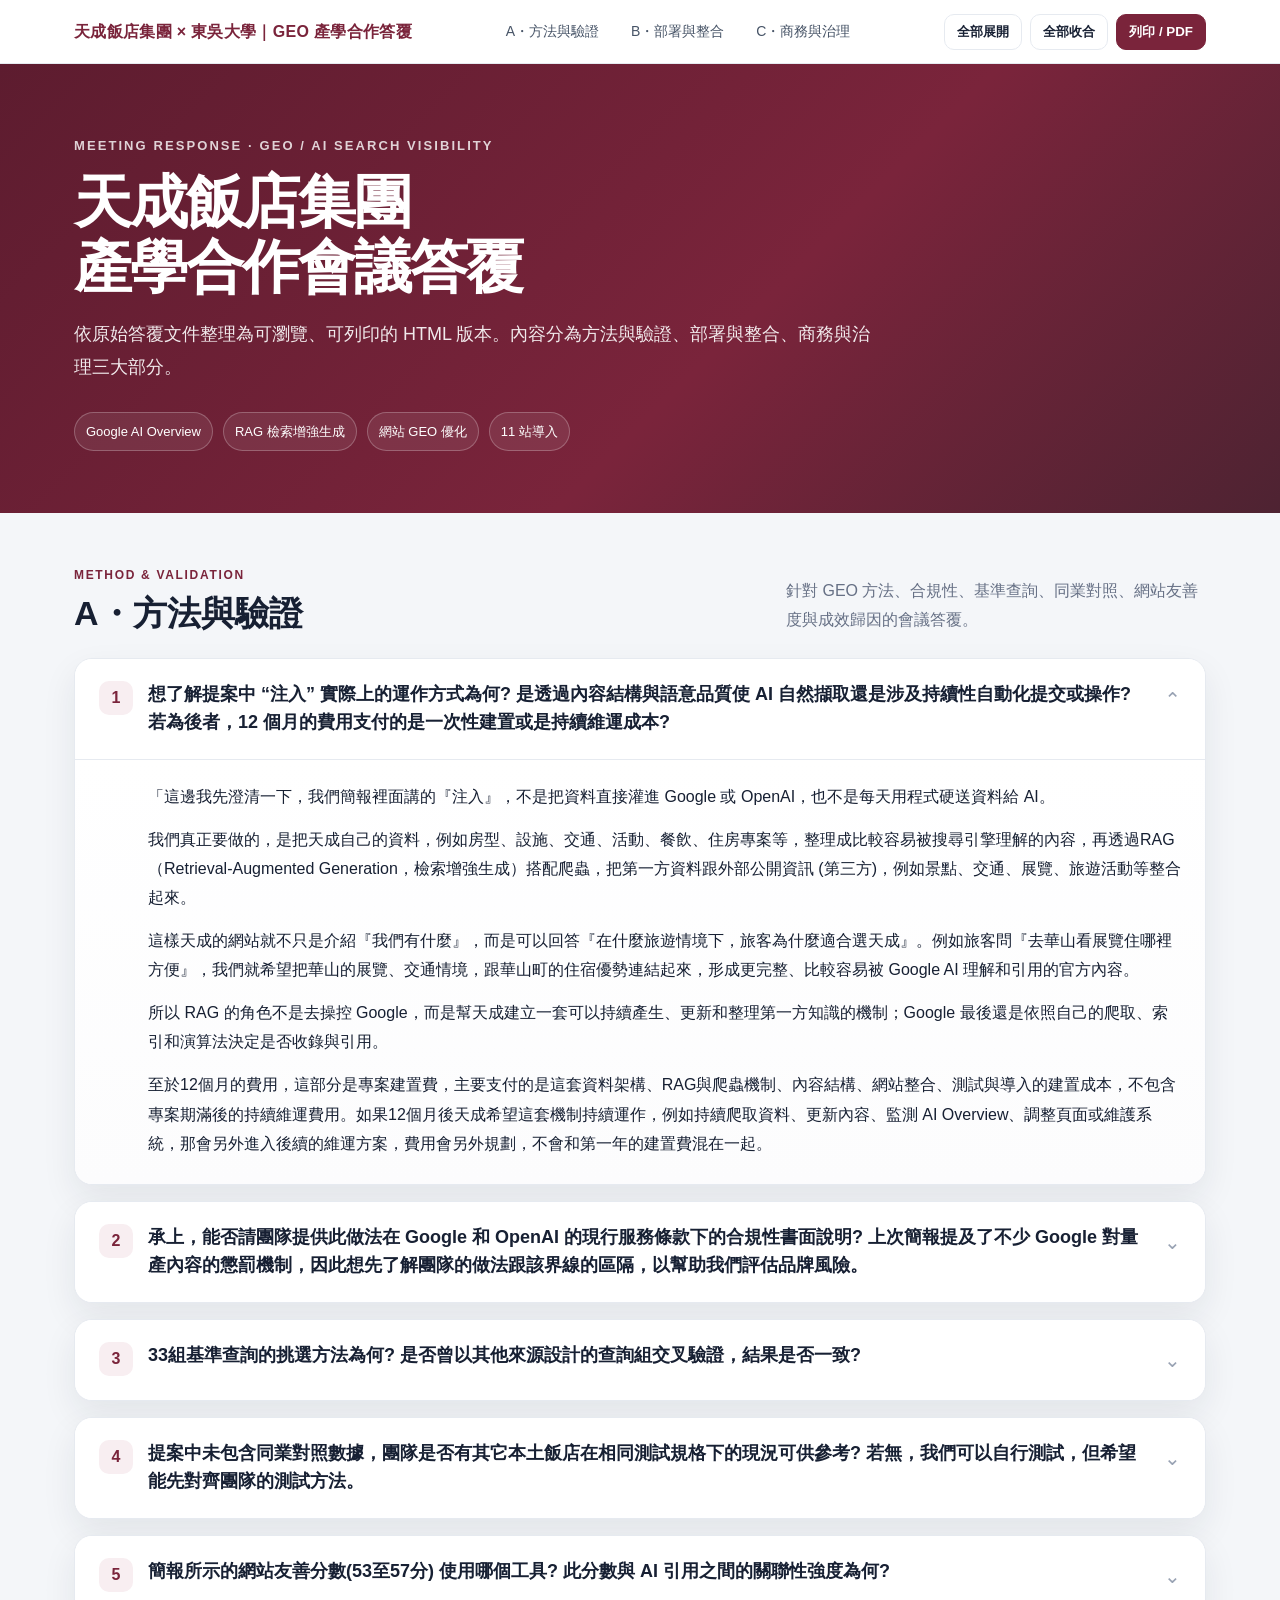
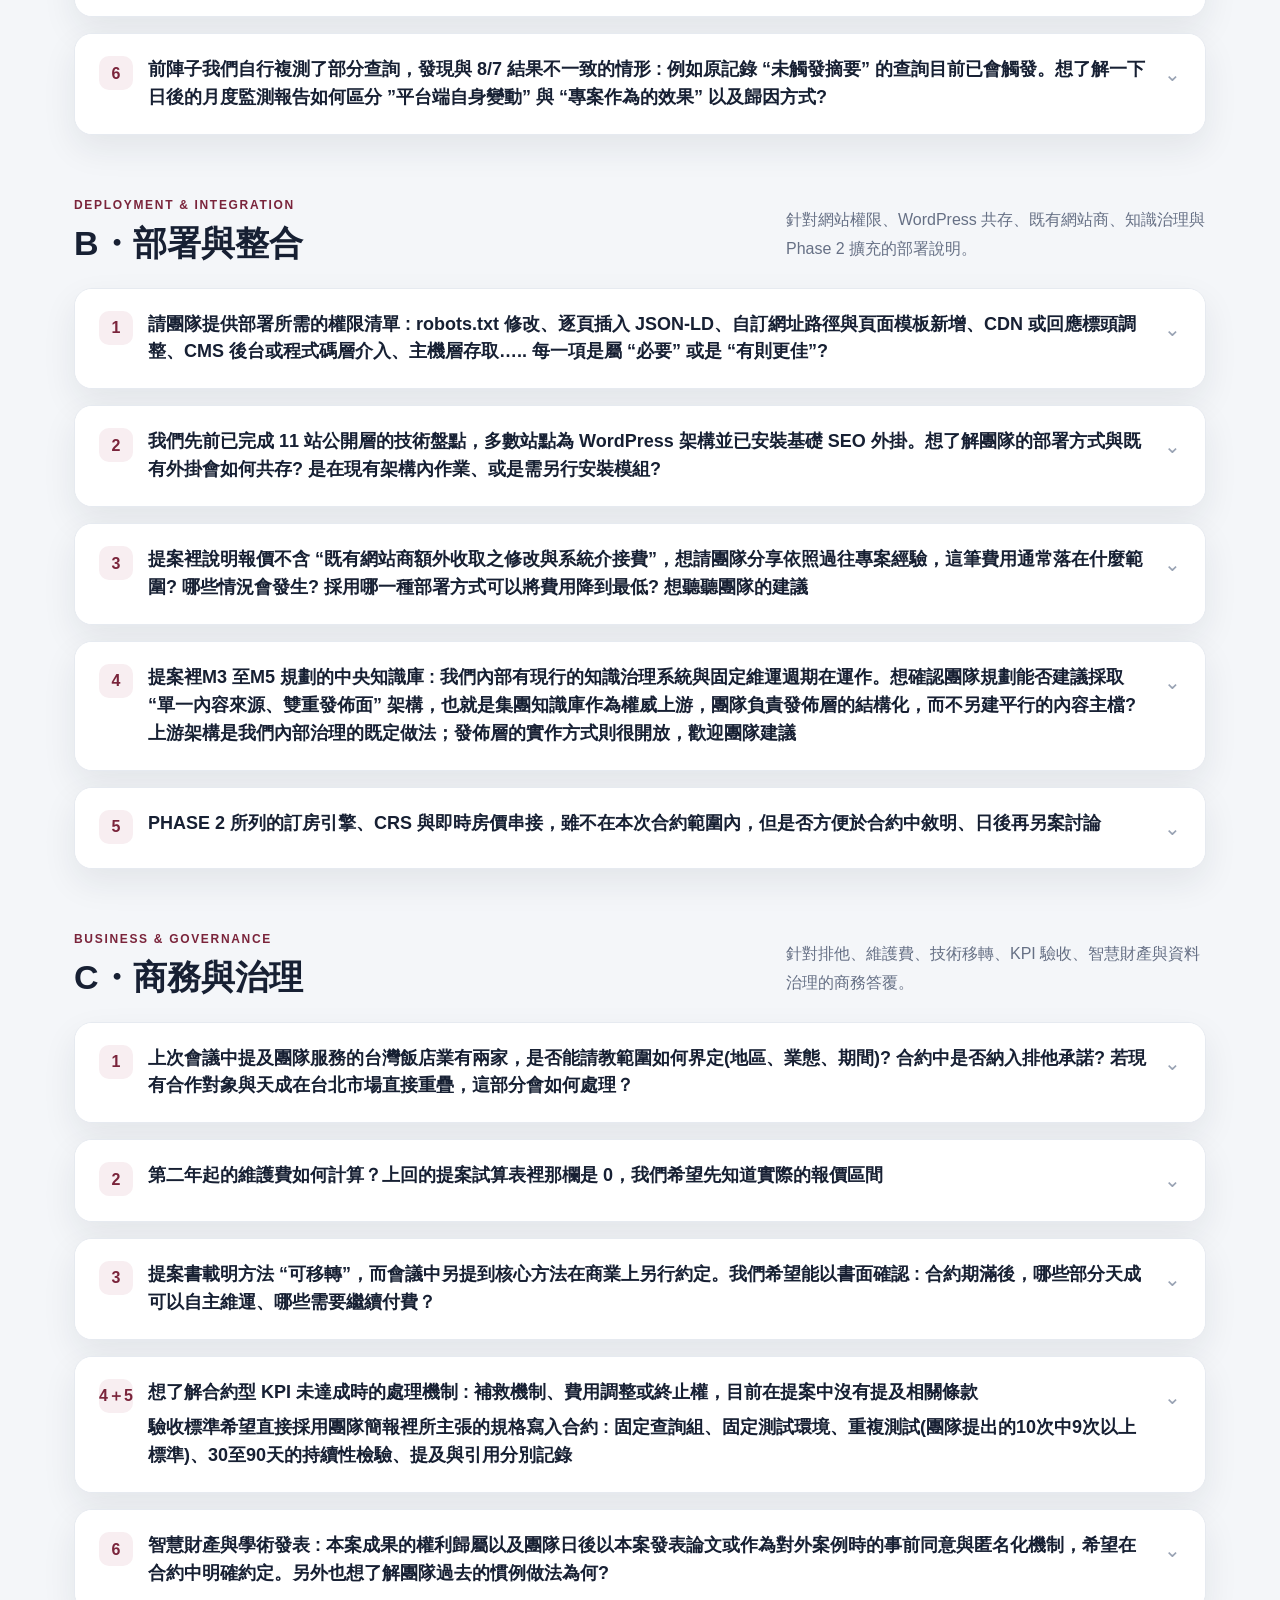
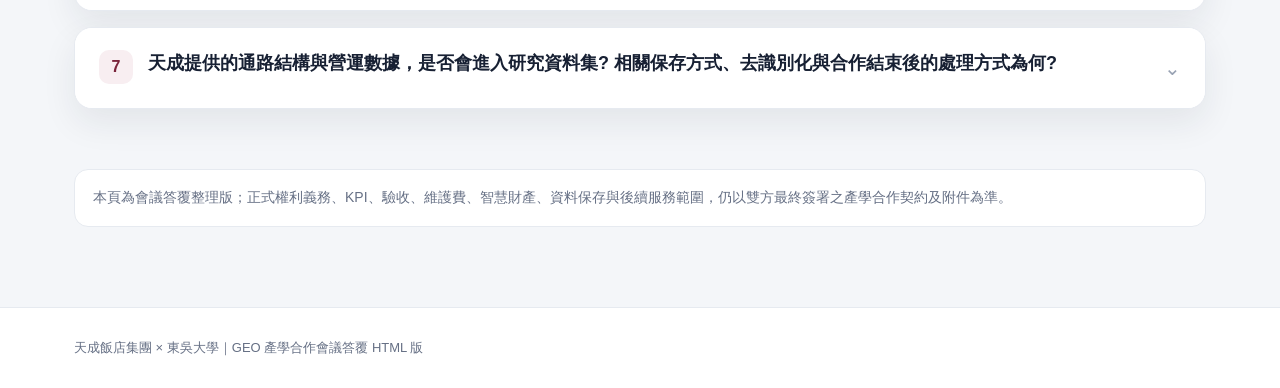
<file: cosmos2.html>
<!doctype html>
<html lang="zh-Hant">
<head>
<meta charset="utf-8">
<meta name="viewport" content="width=device-width,initial-scale=1">
<title>天成飯店集團 GEO 產學合作｜會議答覆</title>
<style>
:root{
  --bg:#f4f6f9;
  --paper:#ffffff;
  --ink:#172033;
  --muted:#667085;
  --line:#e6eaf0;
  --brand:#7a243b;
  --brand-2:#9b3854;
  --brand-soft:#f8eef1;
  --accent:#214e7a;
  --shadow:0 14px 34px rgba(25,35,55,.08);
}
*{box-sizing:border-box}
html{scroll-behavior:smooth}
body{
  margin:0;
  font-family:-apple-system,BlinkMacSystemFont,"Segoe UI","Noto Sans TC","PingFang TC","Microsoft JhengHei",sans-serif;
  background:var(--bg);
  color:var(--ink);
  line-height:1.82;
}
a{color:var(--accent);text-decoration:none;word-break:break-all}
a:hover{text-decoration:underline}
.topbar{
  position:sticky;top:0;z-index:30;
  background:rgba(255,255,255,.94);
  backdrop-filter:blur(12px);
  border-bottom:1px solid var(--line);
}
.topbar-inner{
  max-width:1180px;margin:auto;padding:12px 24px;
  display:flex;gap:18px;align-items:center;justify-content:space-between;
}
.brand{font-weight:800;color:var(--brand);letter-spacing:.02em}
.nav{display:flex;gap:8px;flex-wrap:wrap}
.nav a{
  padding:7px 12px;border-radius:999px;color:#475467;font-size:14px;
}
.nav a:hover{background:var(--brand-soft);color:var(--brand);text-decoration:none}
.actions{display:flex;gap:8px}
button{
  border:1px solid var(--line);background:white;color:var(--ink);
  border-radius:10px;padding:8px 12px;cursor:pointer;font-weight:700;
}
button.primary{background:var(--brand);color:#fff;border-color:var(--brand)}
.hero{
  background:linear-gradient(135deg,#5d1c2f 0%,#7a243b 58%,#4e2332 100%);
  color:#fff;
}
.hero-inner{max-width:1180px;margin:auto;padding:70px 24px 62px}
.eyebrow{font-size:13px;font-weight:800;letter-spacing:.16em;opacity:.8}
h1{font-size:clamp(34px,5vw,58px);line-height:1.12;margin:12px 0 18px;letter-spacing:-.035em}
.hero p{max-width:800px;font-size:18px;opacity:.9;margin:0}
.meta{display:flex;gap:10px;flex-wrap:wrap;margin-top:28px}
.meta span{
  border:1px solid rgba(255,255,255,.24);
  background:rgba(255,255,255,.08);
  padding:7px 11px;border-radius:999px;font-size:13px
}
main{max-width:1180px;margin:auto;padding:42px 24px 80px}
.section{scroll-margin-top:90px;margin-bottom:60px}
.section-head{
  display:grid;grid-template-columns:1fr minmax(260px,420px);
  gap:30px;align-items:end;margin:10px 0 24px
}
.kicker{font-size:12px;font-weight:900;letter-spacing:.14em;color:var(--brand);margin-bottom:6px}
h2{font-size:34px;line-height:1.2;margin:0}
.section-desc{color:var(--muted);margin:0}
.qa{
  background:var(--paper);border:1px solid var(--line);
  border-radius:18px;margin:16px 0;box-shadow:var(--shadow);overflow:hidden
}
.qa summary{
  list-style:none;cursor:pointer;padding:22px 24px;
  display:flex;gap:15px;align-items:flex-start;background:#fff
}
.qa summary::-webkit-details-marker{display:none}
.qa summary:hover{background:#fbfbfc}
.qnum{
  flex:0 0 auto;width:34px;height:34px;border-radius:10px;
  background:var(--brand-soft);color:var(--brand);
  display:grid;place-items:center;font-weight:900
}
.qwrap{flex:1}
.qtitle{font-size:18px;font-weight:800;line-height:1.55}
.qtitle + .qtitle{margin-top:8px}
.chev{font-size:20px;color:#98a2b3;transition:.2s}
details[open] .chev{transform:rotate(180deg)}
.answer{
  border-top:1px solid var(--line);
  padding:22px 24px 26px 73px;
  background:linear-gradient(180deg,#fff,#fcfcfd)
}
.answer p{margin:0 0 14px}
.answer p:last-child{margin-bottom:0}
.answer p.url-only{
  padding:10px 12px;background:#f8fafc;border:1px solid var(--line);
  border-radius:10px;font-size:13px
}
.table-wrap{overflow:auto;margin:18px 0}
table{width:100%;border-collapse:collapse;min-width:620px;font-size:14px}
th{
  background:#f7f4f5;color:#592031;text-align:left;
  padding:11px 12px;border:1px solid #e5dadd;font-weight:800
}
td{padding:10px 12px;border:1px solid var(--line);vertical-align:top}
tr:nth-child(even) td{background:#fbfcfd}
.footer{
  border-top:1px solid var(--line);background:#fff;color:var(--muted)
}
.footer-inner{max-width:1180px;margin:auto;padding:28px 24px;font-size:13px}
.note{
  margin-top:22px;padding:15px 18px;border-radius:14px;
  background:#fff;border:1px solid var(--line);color:var(--muted);font-size:14px
}
@media(max-width:800px){
  .topbar-inner{align-items:flex-start;flex-direction:column}
  .actions{display:none}
  .section-head{grid-template-columns:1fr}
  .answer{padding:20px}
  .hero-inner{padding-top:48px}
}
@media print{
  body{background:#fff}
  .topbar,.actions{display:none!important}
  .hero{background:#fff!important;color:#111;border-bottom:2px solid #7a243b}
  .hero p,.eyebrow{color:#333}
  main{max-width:none;padding:20px}
  .qa{box-shadow:none;break-inside:avoid}
  .qa:not([open]) .answer{display:block}
  .qa summary{pointer-events:none}
  .chev{display:none}
  .section{break-before:page}
  .section:first-child{break-before:auto}
}
</style>
</head>
<body>
<header class="topbar">
  <div class="topbar-inner">
    <div class="brand">天成飯店集團 × 東吳大學｜GEO 產學合作答覆</div>
    <nav class="nav">
      <a href="#method">A・方法與驗證</a>
      <a href="#deployment">B・部署與整合</a>
      <a href="#business">C・商務與治理</a>
    </nav>
    <div class="actions">
      <button onclick="setAll(true)">全部展開</button>
      <button onclick="setAll(false)">全部收合</button>
      <button class="primary" onclick="window.print()">列印 / PDF</button>
    </div>
  </div>
</header>
<section class="hero">
  <div class="hero-inner">
    <div class="eyebrow">MEETING RESPONSE · GEO / AI SEARCH VISIBILITY</div>
    <h1>天成飯店集團<br>產學合作會議答覆</h1>
    <p>依原始答覆文件整理為可瀏覽、可列印的 HTML 版本。內容分為方法與驗證、部署與整合、商務與治理三大部分。</p>
    <div class="meta">
      <span>Google AI Overview</span>
      <span>RAG 檢索增強生成</span>
      <span>網站 GEO 優化</span>
      <span>11 站導入</span>
    </div>
  </div>
</section>
<main>

<section class="section" id="method">
  <div class="section-head">
    <div>
      <div class="kicker">METHOD &amp; VALIDATION</div>
      <h2>A・方法與驗證</h2>
    </div>
    <p class="section-desc">針對 GEO 方法、合規性、基準查詢、同業對照、網站友善度與成效歸因的會議答覆。</p>
  </div>
<details class="qa" open><summary><div class="qnum">1</div><div class="qwrap"><div class="qtitle">想了解提案中 “注入” 實際上的運作方式為何? 是透過內容結構與語意品質使 AI 自然擷取還是涉及持續性自動化提交或操作? 若為後者，12 個月的費用支付的是一次性建置或是持續維運成本?</div></div><div class="chev">⌄</div></summary><div class="answer"><p class="">「這邊我先澄清一下，我們簡報裡面講的『注入』，不是把資料直接灌進 Google 或 OpenAI，也不是每天用程式硬送資料給 AI。</p><p class="">我們真正要做的，是把天成自己的資料，例如房型、設施、交通、活動、餐飲、住房專案等，整理成比較容易被搜尋引擎理解的內容，再透過RAG（Retrieval-Augmented Generation，檢索增強生成）搭配爬蟲，把第一方資料跟外部公開資訊 (第三方)，例如景點、交通、展覽、旅遊活動等整合起來。</p><p class="">這樣天成的網站就不只是介紹『我們有什麼』，而是可以回答『在什麼旅遊情境下，旅客為什麼適合選天成』。例如旅客問『去華山看展覽住哪裡方便』，我們就希望把華山的展覽、交通情境，跟華山町的住宿優勢連結起來，形成更完整、比較容易被 Google AI 理解和引用的官方內容。</p><p class="">所以 RAG 的角色不是去操控 Google，而是幫天成建立一套可以持續產生、更新和整理第一方知識的機制；Google 最後還是依照自己的爬取、索引和演算法決定是否收錄與引用。</p><p class="">至於12個月的費用，這部分是專案建置費，主要支付的是這套資料架構、RAG與爬蟲機制、內容結構、網站整合、測試與導入的建置成本，不包含專案期滿後的持續維運費用。如果12個月後天成希望這套機制持續運作，例如持續爬取資料、更新內容、監測 AI Overview、調整頁面或維護系統，那會另外進入後續的維運方案，費用會另外規劃，不會和第一年的建置費混在一起。</p></div></details><details class="qa"><summary><div class="qnum">2</div><div class="qwrap"><div class="qtitle">承上，能否請團隊提供此做法在 Google 和 OpenAI 的現行服務條款下的合規性書面說明? 上次簡報提及了不少 Google 對量產內容的懲罰機制，因此想先了解團隊的做法跟該界線的區隔，以幫助我們評估品牌風險。</div></div><div class="chev">⌄</div></summary><div class="answer"><p class="">我們的方法跟Google所說的『大量產製低價值內容』其實有很大的差別。Google並沒有禁止使用AI產生或協助整理內容，它真正禁止的是大量產生沒有新增價值、只是為了操弄搜尋排名的頁面。Google目前也明確表示，生成式AI可以用來協助研究、整理及建立內容結構，重點還是內容要準確、有品質，而且真的對使用者有幫助。<a href="https://developers.google.com/search/docs/fundamentals/using-gen-ai-content?hl=zh-tw&amp;utm_source=chatgpt.com" target="_blank" rel="noopener noreferrer">https://developers.google.com/search/docs/fundamentals/using-gen-ai-content?hl=zh-tw&amp;utm_source=chatgpt.com</a></p><p class="">所以我們不會用RAG一次產生幾千個只有關鍵字不同的頁面，也不會把其他網站的內容抓回來稍微改寫就刊登。RAG的角色是先找資料、比對資料，再把天成自己的第一方資訊和合法可使用的外部資訊整合起來，最後形成真正有旅遊決策價值的內容。</p><p class="">例如我們可以知道華山最近有什麼展覽、捷運怎麼走，再結合華山町自己的房型、交通和住宿資訊，讓天成網站可以回答旅客完整的問題，而不是把外面的文章複製回來。</p><p class="">Google最後還是按照正常的爬取、索引與演算法決定是否收錄。我們不會用假流量、假點擊、隱藏文字，或任何方式去操控Google AI Overview。Google目前的垃圾內容政策確實將「大量產生無價值頁面」、「抓取其他網站內容後大量產頁」以及拼接內容但沒有增加實質價值列為風險行為；而且這些政策現在也明確適用於Google搜尋中的生成式AI結果。<a href="https://developers.google.com/search/docs/essentials/spam-policies?hl=zh-TW&amp;utm_source=chatgpt.com" target="_blank" rel="noopener noreferrer">https://developers.google.com/search/docs/essentials/spam-policies?hl=zh-TW&amp;utm_source=chatgpt.com</a></p><p class="url-only"><a href="https://developers.google.com/search/docs/fundamentals/ai-optimization-guide?hl=zh-tw" target="_blank" rel="noopener noreferrer">https://developers.google.com/search/docs/fundamentals/ai-optimization-guide?hl=zh-tw</a> (Google認同GEO優化)</p><p class="">自動化是拿來更新資料、整理知識和提升內容品質，不是拿來大量製造頁面或操控AI平台。我們不大量產生只有關鍵字差異、對使用者沒有新增價值的頁面，不做只有搜尋機器人看得到、一般使用者看不到的隱藏內容或 cloaking、不透過自動查詢、假流量、假點擊或其他方式操縱 Google 或 OpenAI。</p></div></details><details class="qa"><summary><div class="qnum">3</div><div class="qwrap"><div class="qtitle">33組基準查詢的挑選方法為何? 是否曾以其他來源設計的查詢組交叉驗證，結果是否一致?</div></div><div class="chev">⌄</div></summary><div class="answer"><p class="">這33組查詢的定位，是我們在第一次提案前建立的診斷性基準題組，不是宣稱33題就可以代表所有旅客的搜尋行為。</p><p class="">當時的挑選方式主要有三個原則。第一，我們是以天成各官方網站實際提供的產品與服務為基礎，例如親子、交通、長住、溫泉、高爾夫、企業宴會等；第二，刻意不放『天成、蜂巢、瑞穗天合』這類品牌名稱，因為我們真正想測的是旅客還不知道天成時，Google AI會不會主動把天成放進候選名單；第三，查詢會寫成一般消費者比較可能使用的自然語句，而不是傳統SEO式的關鍵字堆疊。</p><p class="">正式合作後，我們會希望天成提供各事業體最重要的業務情境，例如親子、長住、企業宴會、高爾夫等，再由我們依統一規則轉成查詢字句，雙方確認後固定成Baseline。這樣既可以納入天成真正重視的需求，也能避免查詢在專案中途一直改變，導致前後無法比較。專案開始後若天成還有新的查詢想測，我們也可以持續加入，但會列為探索性監測，而不回頭改變原本的驗收基準。</p><div class="table-wrap"><table><thead><tr><th>題組</th><th>誰提供</th><th>是否作為主要KPI</th></tr></thead><tbody><tr><td>固定Baseline</td><td>研究團隊設計、雙方確認</td><td>是</td></tr><tr><td>天成業務情境題</td><td>天成提供需求方向，研究團隊轉成標準查詢</td><td>是，但需事前確認</td></tr><tr><td>探索性查詢</td><td>天成可隨時提出</td><td>否，只供觀察</td></tr></tbody></table></div></div></details><details class="qa"><summary><div class="qnum">4</div><div class="qwrap"><div class="qtitle">提案中未包含同業對照數據，團隊是否有其它本土飯店在相同測試規格下的現況可供參考? 若無，我們可以自行測試，但希望能先對齊團隊的測試方法。</div></div><div class="chev">⌄</div></summary><div class="answer"><p class="">目前我們手上有其他本土飯店的公開實證案例，也看過一些成功與失敗的AI Overview收錄結果，但如果要很嚴謹地說，目前還沒有一組是完全按照天成這次相同的33題、相同時間、相同設備與相同判定規則跑完的同業Benchmark，所以無法把不同條件下的資料直接拿來當對照。</p><p class="">如果天成希望建立同業比較，我反而建議正式合作開始時，我們一起把測試規格先固定下來，再選擇幾家產品定位相近的本土飯店作為對照。這樣未來看到差異時，才知道是真正的品牌與網站差異，而不是因為測試環境不同。若想自行測試，可對齊以下表格項目:</p><div class="table-wrap"><table><thead><tr><th>測試項目</th><th>建議規則</th></tr></thead><tbody><tr><td>查詢題組</td><td>使用同一批固定查詢</td></tr><tr><td>地區</td><td>台灣</td></tr><tr><td>語言</td><td>繁體中文</td></tr><tr><td>Google登入狀態</td><td>未登入</td></tr><tr><td>瀏覽環境</td><td>固定瀏覽器／無痕模式</td></tr><tr><td>裝置</td><td>Desktop固定</td></tr><tr><td>測試時段</td><td>同一時間窗口</td></tr><tr><td>重複次數</td><td>不同日期至少3次</td></tr><tr><td>AI Overview是否觸發</td><td>獨立紀錄</td></tr><tr><td>品牌是否進摘要</td><td>獨立紀錄</td></tr><tr><td>官方網站是否被引用</td><td>獨立紀錄</td></tr><tr><td>第三方來源</td><td>同時記錄OTA、媒體、部落格等</td></tr></tbody></table></div></div></details><details class="qa"><summary><div class="qnum">5</div><div class="qwrap"><div class="qtitle">簡報所示的網站友善分數(53至57分) 使用哪個工具? 此分數與 AI 引用之間的關聯性強度為何?</div></div><div class="chev">⌄</div></summary><div class="answer"><p class="">上次簡報中的 53 到 57 分，是使用 AEO Scanner（aeoscan.tw） 做的初步網站健檢。這個工具會從 JSON-LD、FAQ Schema、robots.txt、Meta Description、hreflang、聯絡資訊、圖片 alt 等多項技術與內容結構指標，給網站一個 100 分制的 AI 友善度評分。</p><p class="">但這個分數要特別說明，它不是 Google 官方分數，也不能直接解讀成『53分就只有53%的機率被AI Overview引用』。它比較像是一個快速健檢工具，用來找出網站在技術結構與內容表達上哪些地方可能還不夠友善。</p><p class="">所以我們認為，依照掃描結果去改善，例如補強結構化資料、內容層次、網站可爬取性、實體資訊一致性，確實有機會先改善網站被AI理解與檢索的條件；但是這不代表把分數從55分做到90分，就一定可以持續被Google AI Overview引用。Google官方本身也明確表示，AI Overview與AI Mode沒有一個特殊的AI分數或特殊Schema可以保證收錄；即使網站完全符合技術要求與最佳實務，Google仍不保證一定會爬取、索引或呈現內容。<a href="https://developers.google.com/search/docs/appearance/ai-features?hl=zh-tw" target="_blank" rel="noopener noreferrer">https://developers.google.com/search/docs/appearance/ai-features?hl=zh-tw</a></p><p class="">所以我們會把AEO Scanner的分數定位成前期診斷指標，不是最終KPI。真正要看的還是實際查詢中的品牌出現率、官方網站引用率，以及這些結果能不能在一段時間內維持。</p></div></details><details class="qa"><summary><div class="qnum">6</div><div class="qwrap"><div class="qtitle">前陣子我們自行複測了部分查詢，發現與 8/7 結果不一致的情形 : 例如原記錄 “未觸發摘要” 的查詢目前已會觸發。想了解一下日後的月度監測報告如何區分 ”平台端自身變動” 與 “專案作為的效果” 以及歸因方式?</div></div><div class="chev">⌄</div></summary><div class="answer"><p class="">這個現象是正常的，而且你們這次複測的結果，其實剛好說明為什麼我們後續不能只靠某一天的一次搜尋來判斷成效。畢竟Google AI Overview本身會持續變動，同一句查詢今天可能沒有摘要，隔一段時間又出現，所以我們有必要把『Google有沒有產生AI摘要』和『天成有沒有被AI採用』分開看。</p><p class="">第一層是平台端變動：例如原本沒有AI Overview，後來Google自己開始產生摘要。這一層我們不會直接算成專案成果。第二層才是我們真正要觀察的：當AI Overview有出現時，摘要裡有沒有出現天成，以及引用來源有沒有使用天成官方網站。這兩個指標才比較直接反映天成網站內容與AI能見度的變化。</p><p class="">至於在歸因方面，我們後續會先從測試設計上處理。正式合作開始時，我們會和天成一起確認一批目前確實尚未被收錄、而且本身就符合天成產品與服務能力的查詢字句，作為正式的 Baseline。這些查詢一旦雙方確認，就會固定下來，不會在專案執行過程中任意更換。</p><p class="">接著我們會先記錄每一題在導入前的狀態，例如 AI Overview 是否出現、摘要中是否提到天成、引用來源中是否有天成官方網站。等到網站內容、結構化資料或 RAG（檢索增強生成）相關機制完成導入後，再用同一批查詢字句進行重測。</p><p class="">如果某一題在專案開始前，雙方都確認是『摘要沒有天成、引用也沒有天成官網』，而在完成導入之後，開始出現天成品牌，甚至進一步引用天成官方網站，這種從未收錄到被收錄的前後變化，就可以作為專案成效的重要證據。</p><p class="">當然，Google 平台本身還是會持續變動，所以我們不會只看單次結果，而是會看同一批固定查詢在一段時間內，是否持續由失敗轉為成功。這樣可以降低平台波動造成的誤判。因此，先確認失敗、固定題目、執行介入、再用同題重測，觀察是否由未收錄轉成被收錄。</p></div></details></section>
<section class="section" id="deployment">
  <div class="section-head">
    <div>
      <div class="kicker">DEPLOYMENT &amp; INTEGRATION</div>
      <h2>B・部署與整合</h2>
    </div>
    <p class="section-desc">針對網站權限、WordPress 共存、既有網站商、知識治理與 Phase 2 擴充的部署說明。</p>
  </div>
<details class="qa"><summary><div class="qnum">1</div><div class="qwrap"><div class="qtitle">請團隊提供部署所需的權限清單 : robots.txt 修改、逐頁插入 JSON-LD、自訂網址路徑與頁面模板新增、CDN 或回應標頭調整、CMS 後台或程式碼層介入、主機層存取….. 每一項是屬 “必要” 或是 “有則更佳”?</div></div><div class="chev">⌄</div></summary><div class="answer"><p class="">我們原則上希望把天成端的工作降到最低。網站部署、爬蟲、RAG、排程以及後續技術調整，都由我們研究團隊負責。天成主要需要在專案初期協助提供必要的 CMS 或主機部署權限，以及確認哪些資料來源可以使用。完成部署後，日常執行不需要天成人員手動操作。</p><p class="">而且我們的 crawler 並不是大量爬取型，而是針對事先核准的有限資料來源，以低頻排程方式更新，所以不會對網站造成大量流量或運算負擔。至於需要開到哪一層權限，我們仍會採最小權限原則。如果 CMS 加上現有主機環境就可以完成，就不會要求更高的 Cloud 或 Root 權限。</p><div class="table-wrap"><table><thead><tr><th>權限</th><th>定位</th></tr></thead><tbody><tr><td>CMS／WordPress 管理與內容發布</td><td>必要</td></tr><tr><td>Python 執行環境、排程、必要 API 權限</td><td>若採站內 RAG 模組則必要</td></tr><tr><td>SSH／主機層</td><td>部署時可能需要，完成後可縮限或撤除</td></tr><tr><td>Root／Cloud 管理員</td><td>原則上不需要</td></tr><tr><td>CDN／WAF</td><td>只有遇到存取問題才需要</td></tr></tbody></table></div></div></details><details class="qa"><summary><div class="qnum">2</div><div class="qwrap"><div class="qtitle">我們先前已完成 11 站公開層的技術盤點，多數站點為 WordPress 架構並已安裝基礎 SEO 外掛。想了解團隊的部署方式與既有外掛會如何共存? 是在現有架構內作業、或是需另行安裝模組?</div></div><div class="chev">⌄</div></summary><div class="answer"><p class="">我們原則上會在天成既有的 WordPress 架構內作業，不會要求把原本的 SEO 外掛換掉，也不會再另外安裝一套重複功能的 SEO 系統。</p><p class="">現有 SEO 外掛像是 Title、Meta、Canonical、Sitemap 等功能可以繼續使用，跟我們要做的 GEO 並不衝突。SEO 本身仍然是很重要的基礎，但 SEO 表現好，不代表在 AI Overview 或其他生成式搜尋裡，就一定會有好的品牌提及或官方引用，所以我們會補強的是既有 SEO 沒有完整處理到的部分，例如實體關係、結構化資料、內容語意、AI 可理解的知識結構，以及後續 RAG 資料更新。</p><p class="">部署上，我們會盡量減少新增第三方外掛。因為每多一個外掛，就多一層版本相依、維護成本和潛在資安風險。所以能直接透過既有網站模板、原生程式碼或受控的自訂程式完成，我們就不另外裝外掛。這樣的好處是程式碼掌握在專案團隊手上，版本比較容易管理，也不會因為某個第三方外掛停止更新或發生漏洞，影響整個網站。</p></div></details><details class="qa"><summary><div class="qnum">3</div><div class="qwrap"><div class="qtitle">提案裡說明報價不含 “既有網站商額外收取之修改與系統介接費”，想請團隊分享依照過往專案經驗，這筆費用通常落在什麼範圍? 哪些情況會發生? 採用哪一種部署方式可以將費用降到最低? 想聽聽團隊的建議</div></div><div class="chev">⌄</div></summary><div class="answer"><p class="">這筆費用其實不一定會發生，主要取決於天成目前各站跟原網站商之間的維護方式，以及我們能不能取得必要的 CMS 或主機權限。如果天成可以授權我們直接在現有 WordPress 或網站環境內部署，例如加入必要的結構化資料、模板程式、RAG 模組或排程，那這部分原則上由我們專案團隊自己完成，既有網站商不一定需要額外介入，這筆費用甚至可能是零。</p><p class="">比較容易產生額外費用的情況，是網站商合約規定所有程式修改一定要由原廠商處理，或者網站是封閉式 CMS、需要修改核心模板、WAF、CDN、API，甚至涉及訂房系統等第三方平台，這時候原網站商才可能另外收工時或介接費。</p></div></details><details class="qa"><summary><div class="qnum">4</div><div class="qwrap"><div class="qtitle">提案裡M3 至M5 規劃的中央知識庫 : 我們內部有現行的知識治理系統與固定維運週期在運作。想確認團隊規劃能否建議採取 “單一內容來源、雙重發佈面” 架構，也就是集團知識庫作為權威上游，團隊負責發佈層的結構化，而不另建平行的內容主檔? 上游架構是我們內部治理的既定做法；發佈層的實作方式則很開放，歡迎團隊建議</div></div><div class="chev">⌄</div></summary><div class="answer"><p class="">可以，而且我們反而會建議採這種架構。既然天成內部已經有現行的知識治理系統，我們會把它視為唯一的權威來源，也就是 Single Source of Truth，不另外建立第二套跟天成競爭的內容主檔。</p><p class="">我們負責的會是下游的 RAG 與結構化發布層。也就是從天成已經核准的資料裡，把適合公開的內容取出來，轉換成不同網站需要的頁面內容、JSON-LD、Schema、FAQ 或其他 AI 比較容易理解的結構，再發布到各館官網。</p><p class="">這樣天成內部還是按照原本的流程維護一次資料，我們不改變你們既有的治理方式；我們負責的是怎麼把這些已經核准的知識轉成外部搜尋與生成式 AI 能夠讀懂的形式。</p></div></details><details class="qa"><summary><div class="qnum">5</div><div class="qwrap"><div class="qtitle">PHASE 2 所列的訂房引擎、CRS 與即時房價串接，雖不在本次合約範圍內，但是否方便於合約中敘明、日後再另案討論</div></div><div class="chev">⌄</div></summary><div class="answer"><p class="">可以，這部分我們沒有問題。Phase 2 本來就是後續擴充方向，這次 Phase 1 先完成官方知識、網站結構、RAG 與 AI 能見度基礎；訂房引擎、CRS、PMS、Channel Manager、即時房價與庫存資料串接，這次不列入交付範圍與報價，但可以在合約或附件中明確列為後續可擴充項目，日後如果天成有需求，再依當時的系統環境、API 規格與第三方廠商條件另案討論。</p></div></details></section>
<section class="section" id="business">
  <div class="section-head">
    <div>
      <div class="kicker">BUSINESS &amp; GOVERNANCE</div>
      <h2>C・商務與治理</h2>
    </div>
    <p class="section-desc">針對排他、維護費、技術移轉、KPI 驗收、智慧財產與資料治理的商務答覆。</p>
  </div>
<details class="qa"><summary><div class="qnum">1</div><div class="qwrap"><div class="qtitle">上次會議中提及團隊服務的台灣飯店業有兩家，是否能請教範圍如何界定(地區、業態、期間)? 合約中是否納入排他承諾? 若現有合作對象與天成在台北市場直接重疊，這部分會如何處理？</div></div><div class="chev">⌄</div></summary><div class="answer"><p class="">從專案執行的角度來看，我們認為現有合作並不衝突，也沒有必要採取全面排他。原因是我們提供的不是一套標準化、可以直接複製到不同飯店的服務，而是會依照每個集團自己的品牌定位、網站架構、第一方資料、客群與查詢情境，分別設計內容、RAG 知識結構與部署方式。</p><p class="">即使不同飯店在部分市場上存在競爭關係，實際專案中使用的資料來源、查詢策略、內容架構、技術設定與未公開成果都會彼此隔離，不會把一家合作對象的資料、策略或成果移用到另一家。例如，洛碁中華館強調西門町逛街與活動、天成華山町強調文創，主題差異很大，Google 也會依照不同查詢情境與內容關聯性進行判斷。</p><p class="">而且生成式 AI 的查詢，通常會比傳統關鍵字更具體、更情境化。使用者不一定只問『台北飯店推薦』，而可能會問『去華山看展覽，附近適合住哪裡』、『西門町逛街晚上想住附近，有哪些選擇』，甚至會再加入交通、同行對象、活動目的等條件。這種情況下，不同飯店因為主題定位、地理位置與服務特色不同，本來就很容易被 AI 做差異化判斷。</p><p class="">只有當查詢非常廣泛，例如『台北車站飯店推薦』，才會同時出現較多合理競爭者。這時候本質上就是一般市場競爭，不適合用排他方式處理，而應該回到各品牌自身的內容品質、第一方資料與情境優勢。所以我們認為，GEO 專案更重要的是把每個品牌最適合被推薦的主題與情境做清楚，而不是透過全面排他來避免競爭。從這個角度來看，並沒有必要做產業排他，真正需要保護的是各合作案的資料、策略與未公開成果。</p></div></details><details class="qa"><summary><div class="qnum">2</div><div class="qwrap"><div class="qtitle">第二年起的維護費如何計算？上回的提案試算表裡那欄是 0，我們希望先知道實際的報價區間</div></div><div class="chev">⌄</div></summary><div class="answer"><p class="">第一年的主要工作是完成整體基礎建設，包括網站結構、Schema、RAG、爬蟲、內容架構與各站的導入，所以第二年開始就不會再重複收取這些建置成本。</p><p class="">第二年的工作重點會轉成『維持成果』。因為生成式搜尋不是做完一次就永久有效，網站內容如果長期沒有更新，或者旅遊資訊、活動、交通、設施等資料逐漸過時，原本建立起來的搜尋能見度與官方引用優勢都有可能慢慢下降。</p><p class="">所以第二年主要會負責 11 站的內容新鮮度、RAG 與爬蟲運作、資料更新、AI Overview 收錄監測，以及必要的內容與結構調整。目前我們初步規劃的維護費是 11 站合計每月 5 萬元，也就是每年 60 萬元。這個概念相當於由我們配置一個專責維運能量，持續負責全集團 11 站的生成式搜尋能見度，而不是請天成內部另外養一套人力與技術。</p></div></details><details class="qa"><summary><div class="qnum">3</div><div class="qwrap"><div class="qtitle">提案書載明方法 “可移轉”，而會議中另提到核心方法在商業上另行約定。我們希望能以書面確認 : 合約期滿後，哪些部分天成可以自主維運、哪些需要繼續付費？</div></div><div class="chev">⌄</div></summary><div class="answer"><p class="">我們所說的『可移轉』，主要是指第一年專案完成之後，已經建置在天成網站上的成果，不會因為第二年沒有續約就失效。包括已完成的頁面內容、JSON-LD、Schema、網站結構調整、資料字典、操作文件、查詢基準以及已部署的相關設定，天成都可以繼續使用，也可以由自己的網站人員或既有網站商自行維護。</p><p class="">需要第二年持續付費的，主要是研究團隊持續提供的技術與 GEO 維運服務，例如爬蟲的持續執行與調整、RAG 的資料更新與檢索維護、AI Overview 的定期監測、平台規則變動後的技術調整，以及必要的內容優化。</p><p class="">第二年維護的重要性，不只是維持網站內容的新鮮度與權威度。Google 的搜尋演算法、AI Overview 的生成與引用機制，以及生成式搜尋的判定方式本身都會持續調整，所以第一年有效的方法，不代表兩三年後完全不需要改變。如果沒有持續監測，可能網站本身沒有做錯，但原本表現良好的查詢與引用，仍然可能因為平台環境改變而逐漸下降。</p><p class="">另外，我們本身是研究團隊，這也是維護服務跟一般網站維護比較不一樣的地方。我們會持續進行生成式搜尋、AI 引用、爬蟲治理與相關議題的學術研究。未來如果研究中發現新的影響因素、有效的內容結構，或 Google、OpenAI 等平台出現新的機制，我們可以在不涉及其他合作對象機密的前提下，把這些研究發現再轉化回天成的 GEO 優化策略。所以第二年的維護，不只是把第一年的東西原封不動維持住，而是讓天成的網站可以隨著平台變化與新的研究證據持續調整。</p></div></details><details class="qa"><summary><div class="qnum">4＋5</div><div class="qwrap"><div class="qtitle">想了解合約型 KPI 未達成時的處理機制 : 補救機制、費用調整或終止權，目前在提案中沒有提及相關條款</div><div class="qtitle">驗收標準希望直接採用團隊簡報裡所主張的規格寫入合約 : 固定查詢組、固定測試環境、重複測試(團隊提出的10次中9次以上標準)、30至90天的持續性檢驗、提及與引用分別記錄</div></div><div class="chev">⌄</div></summary><div class="answer"><p class="">這兩題其實可以一起回答，因為驗收標準和未達標時的處理機制，本來就應該放在同一套制度裡。</p><p class="">正式合作開始時，我們會先和天成共同確認一批目前確實尚未出現天成品牌、也尚未引用天成官方網站，而且本身確實符合天成產品與服務能力的查詢字句，作為固定的 Baseline。這批查詢一旦經雙方確認，就不會在專案執行過程中任意更換。</p><p class="">後續驗收會採固定查詢、固定測試環境，包括地區、語言、裝置與登入狀態等條件都事先鎖定，並且不是用單次搜尋結果判斷，而是在 30 至 90 天期間內進行重複測試。在穩定性的判定上，我們也可以把先前簡報中提到的『10 次測試至少 9 次成功』納入正式規格。也就是說，不會因為某一題偶爾出現一次天成，就把它認定為穩定收錄，而是必須在重複測試中維持相當高的一致性，才算真正達到穩定成果。</p><p class="">除了單一查詢是否穩定之外，我們還會看整體有多少原本失敗的查詢，在專案導入後成功轉換。例如雙方一開始確認 30 組 Baseline 查詢，這些查詢原本都沒有出現天成品牌或官方引用，專案完成後，如果其中 18 組達到穩定品牌提及或官方引用，那整體轉成功率就是 60%。我們初步可以把『品牌提及或官方引用至少一項成功』的整體轉成功率設定在 60% 以上；至於『官方網站實際被引用』，則可以另外設定獨立門檻，例如 30% 以上。正式比例仍可以依雙方最後確認的 Baseline 數量與查詢難度，在合約附件中訂定。</p><p class="">如果是我們可以直接控制的合約交付物，例如網站部署、Schema、RAG 模組、資料字典或月報沒有完成，我們可以設定 30 天的無償補正期。如果是平台成效沒有達到雙方約定的門檻，我們也不會只用『Google 是第三方平台』來回應，而是會啟動無償補強機制。例如整體轉成功率落在 40% 到 59%，可以提供 60 天的無償優化；如果低於 40%，則提供 90 天的強化與重新驗證，仍使用原本同一批查詢與相同測試條件。</p></div></details><details class="qa"><summary><div class="qnum">6</div><div class="qwrap"><div class="qtitle">智慧財產與學術發表 : 本案成果的權利歸屬以及團隊日後以本案發表論文或作為對外案例時的事前同意與匿名化機制，希望在合約中明確約定。另外也想了解團隊過去的慣例做法為何?</div></div><div class="chev">⌄</div></summary><div class="answer"><p class="">智慧財產權方面，我們會把『核心技術』和『天成專案成果』區分開來。爬蟲、RAG 架構、演算法、通用程式模組及相關技術方法，是研究團隊原本所累積的核心技術，其智慧財產權仍由研究團隊或依東吳大學產學合作相關規範處理。但是這些技術一旦經過客製化，實際部署到天成網站後，包含已建置的頁面、程式設定、Schema、JSON-LD、資料結構、網站端模組及其他為天成本案所完成的專屬成果，天成就擁有完整的使用、維護、修改及委託第三方維護的權利，不會因為合作期滿或第二年沒有續約就被收回或停止使用。簡單來說，底層技術是我們的，但利用這些技術為天成建置並部署完成的成果，是天成可以永久掌握及持續使用的。</p><p class="">至於在論文發表方面，本案目前並沒有規劃把天成的專案成果、營運資料或實際成效拿來作為學術論文的研究素材，所以不會有未來直接把天成案例拿去發表論文的問題。唯一需要說明的是，因為這是正式的產學合作案，合作實績本身會依學校行政與公開機制揭露。例如學校或系所網站可能會出現『東吳大學資料科學系與天成飯店集團進行 GEO 產學合作』這類基本資訊。這部分屬於產學合作事實的公開，原則上無法完全避免。除了這個合作事實之外，我們不會主動對外揭露本案的查詢字句、Baseline、AI Overview 成效、營運數據、網站架構、RAG 或 crawler 部署細節、內部資料、專案報告、截圖或其他未公開成果。</p></div></details><details class="qa"><summary><div class="qnum">7</div><div class="qwrap"><div class="qtitle">天成提供的通路結構與營運數據，是否會進入研究資料集? 相關保存方式、去識別化與合作結束後的處理方式為何?</div></div><div class="chev">⌄</div></summary><div class="answer"><p class="">承上，天成為本案提供的通路結構、流量、營運數據或其他非公開資料，原則上都定位為『專案執行資料』，不會因為提供給研究團隊，就自動進入學術研究資料集。我們使用這些資料的目的，是為了執行本案，例如判斷哪些內容值得優先優化、分析官網與 OTA 的導流情況、設定監測指標或評估 GEO 成效，不會自行把這些資料拿去做論文分析或建立其他研究資料庫。合作結束後，天成提供的非公開原始資料會依合約約定處理，可以採返還、刪除，或只保留專案驗收所必要的紀錄；不會因為專案結束就由研究團隊無限期保存。</p></div></details></section>
<div class="note">
  本頁為會議答覆整理版；正式權利義務、KPI、驗收、維護費、智慧財產、資料保存與後續服務範圍，仍以雙方最終簽署之產學合作契約及附件為準。
</div>
</main>
<footer class="footer">
  <div class="footer-inner">天成飯店集團 × 東吳大學｜GEO 產學合作會議答覆 HTML 版</div>
</footer>
<script>
function setAll(openState){
  document.querySelectorAll('details.qa').forEach(d => d.open = openState);
}
</script>
</body>
</html>
</file>
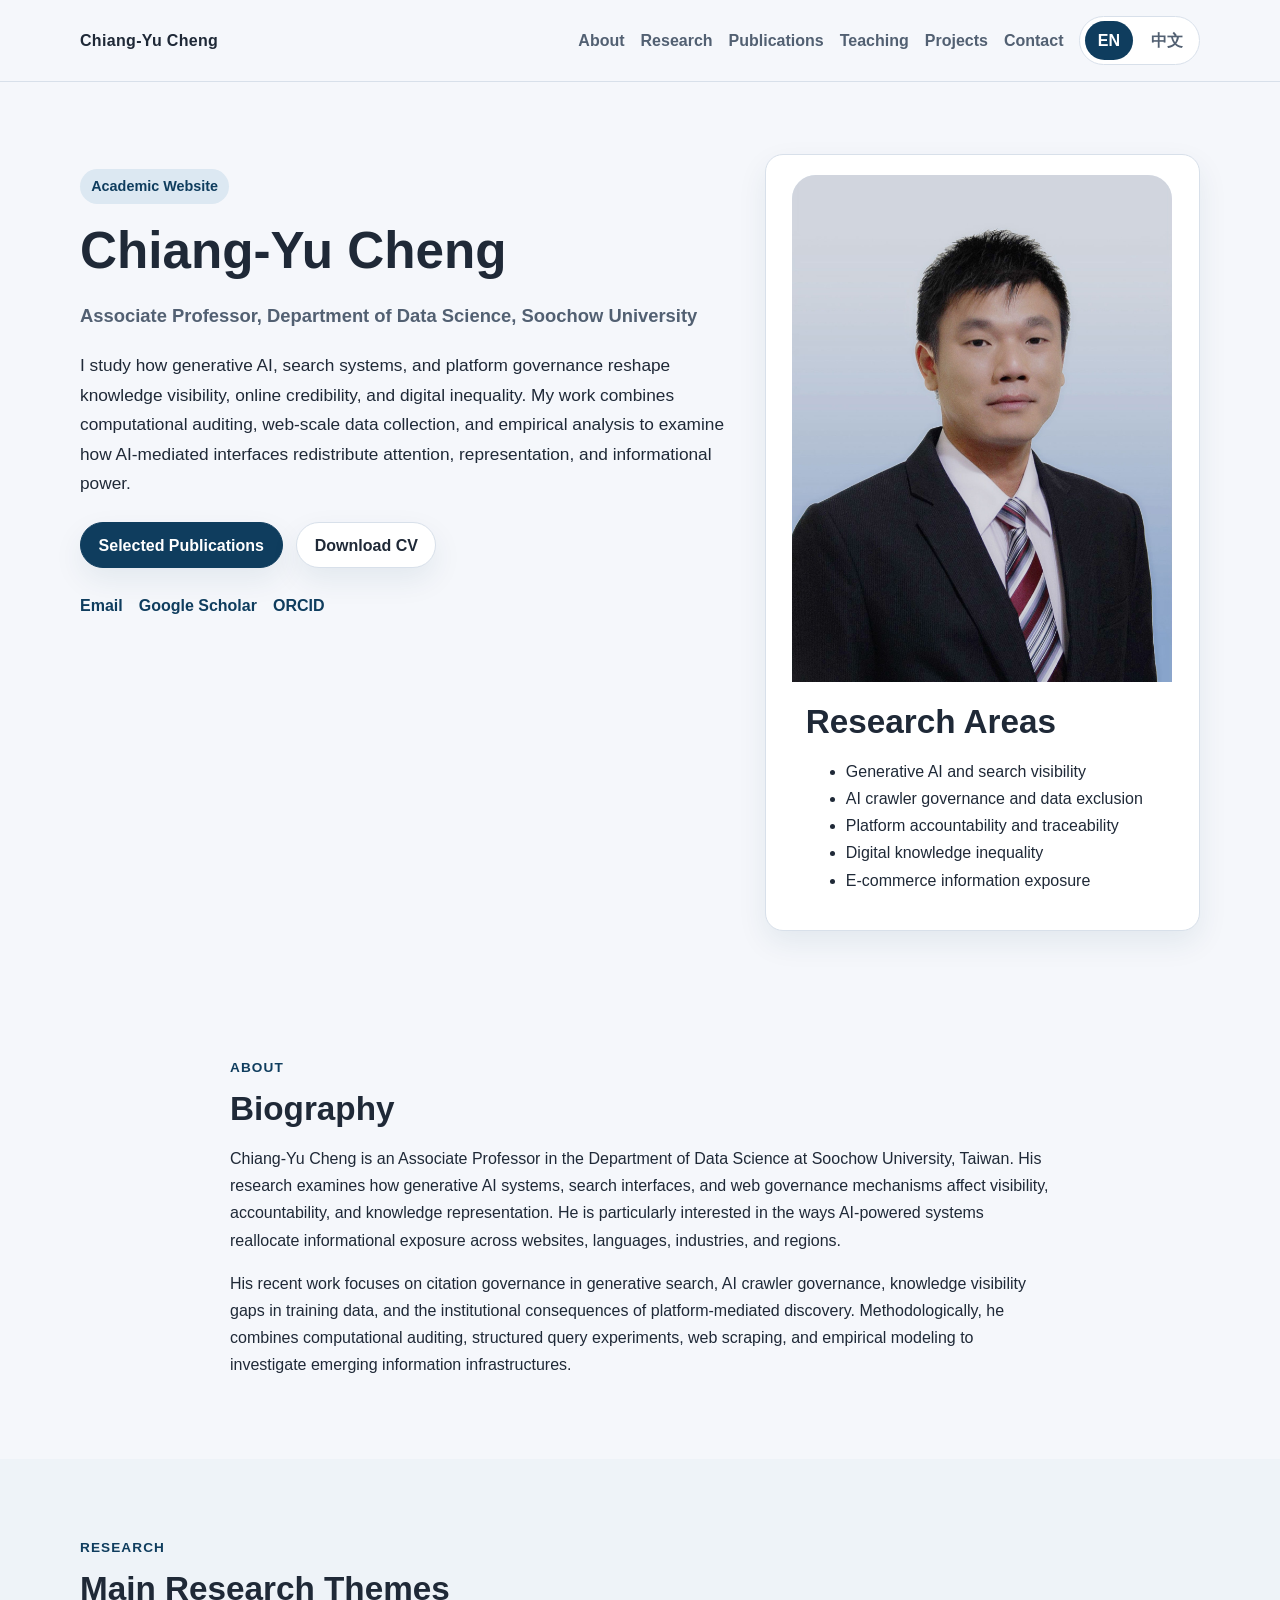
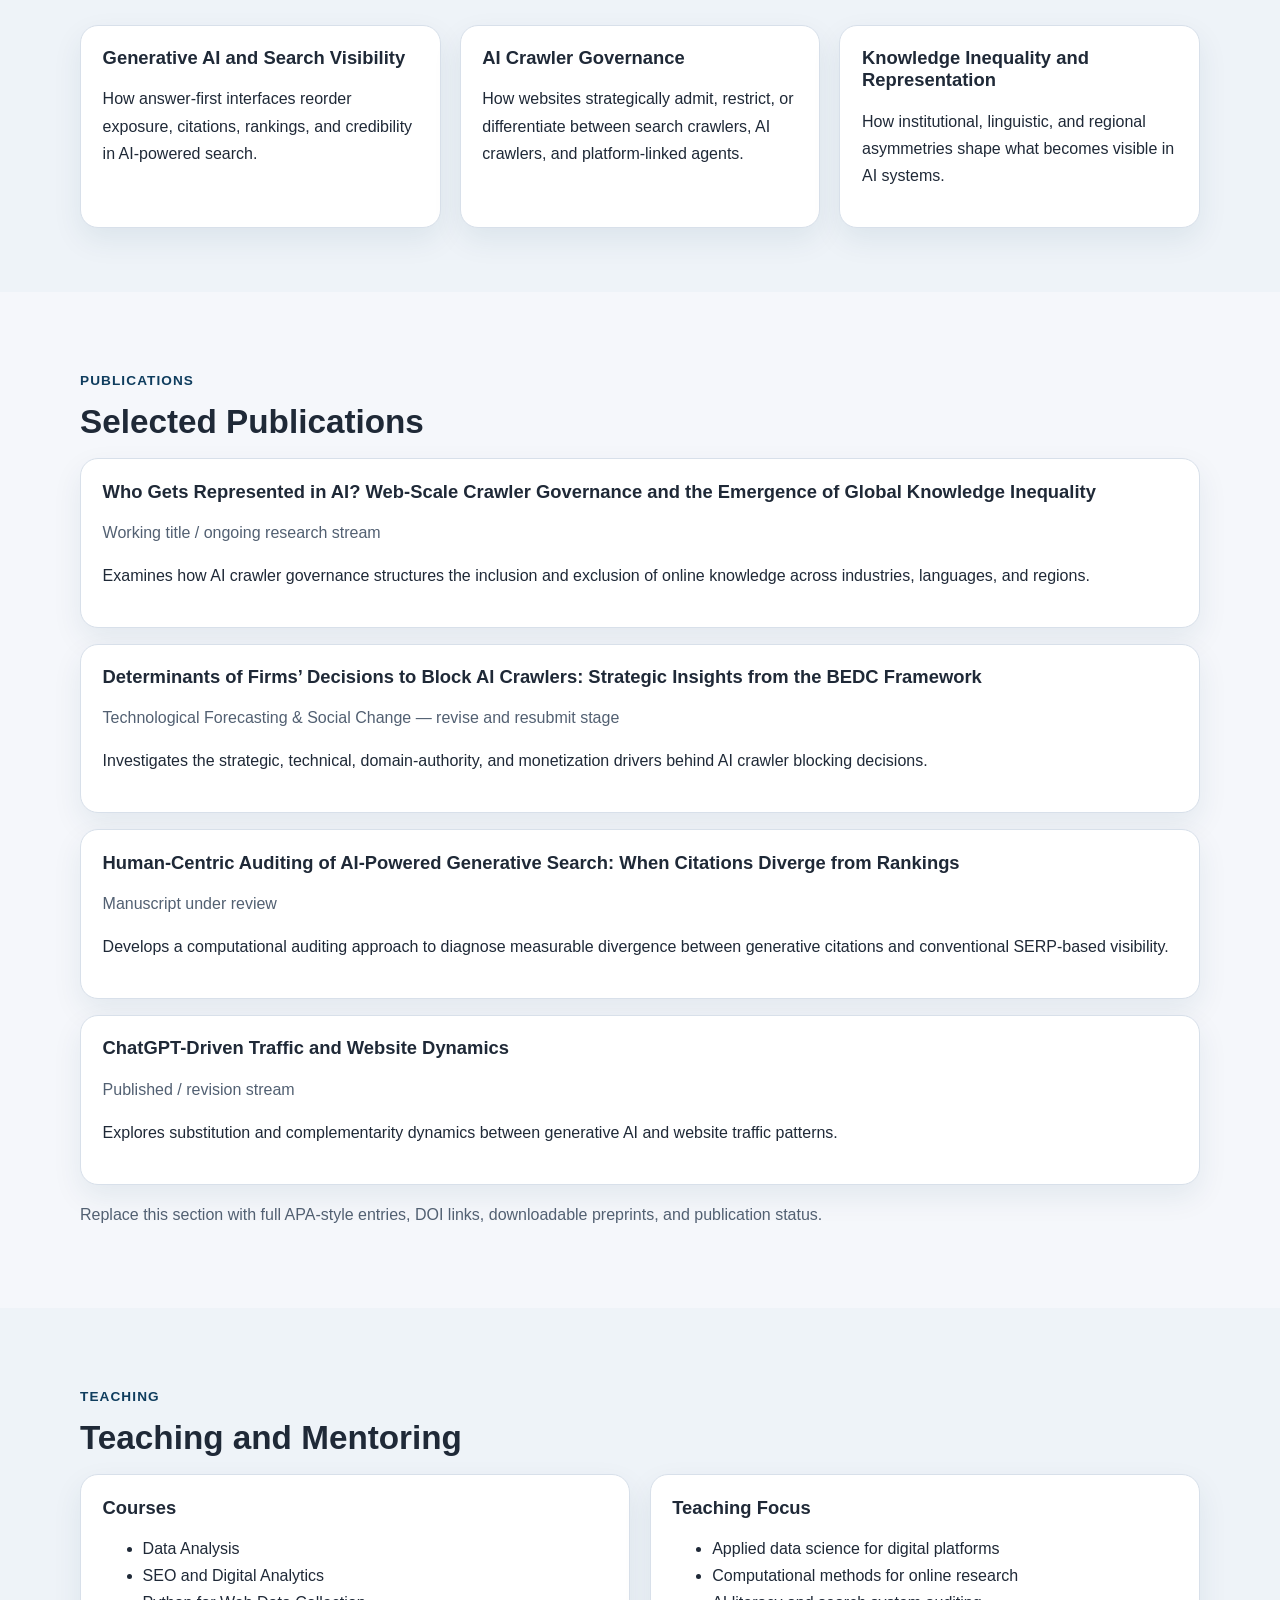
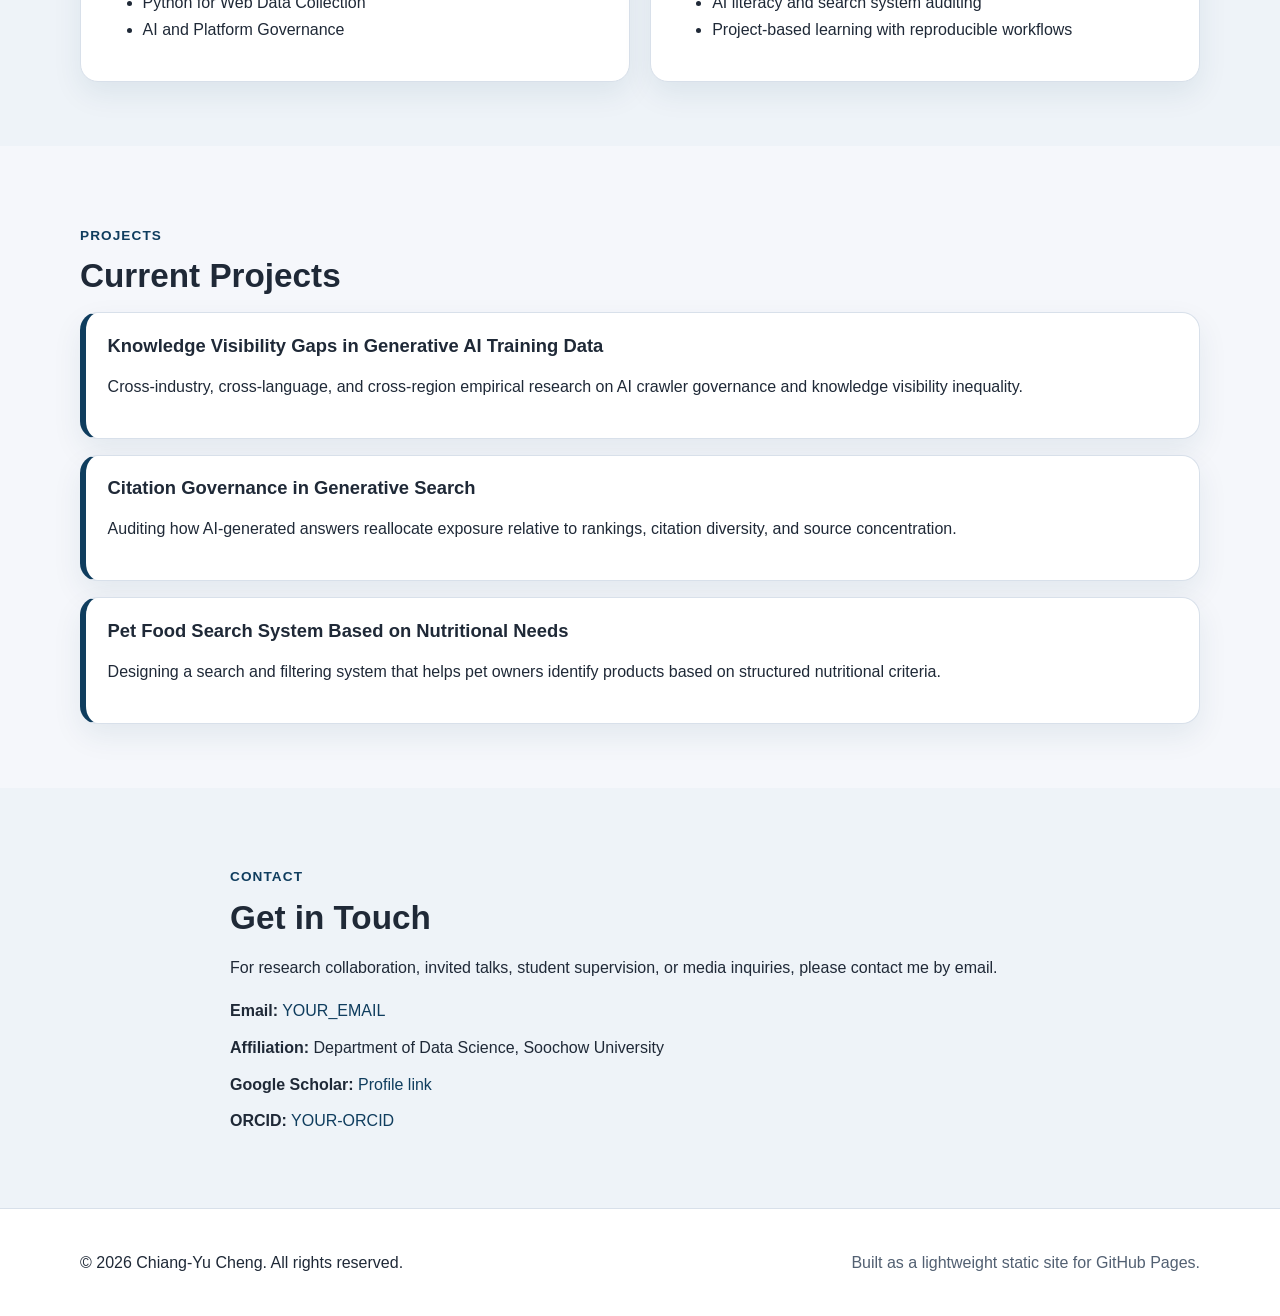
<file: index-en.html>
<!doctype html>
<html lang="en">
<head>
  <meta charset="utf-8">
  <meta name="viewport" content="width=device-width, initial-scale=1">
  <title>Chiang-Yu Cheng | Academic Website</title>
  <meta name="description" content="Academic website of Chiang-Yu Cheng, Associate Professor of Data Science at Soochow University. Research on generative AI, search visibility, platform governance, AI crawler governance, and digital knowledge inequality.">
  <meta name="robots" content="index,follow,max-image-preview:large">
  <meta name="author" content="Chiang-Yu Cheng">
  <link rel="canonical" href="https://misccy.github.io/personal/">
  <link rel="alternate" hreflang="en" href="https://misccy.github.io/personal/index-en.html">
  <link rel="alternate" hreflang="zh-Hant" href="https://misccy.github.io/personal/">
  <link rel="alternate" hreflang="x-default" href="https://misccy.github.io/personal/">

  <meta property="og:type" content="website">
  <meta property="og:title" content="Chiang-Yu Cheng | Academic Website">
  <meta property="og:description" content="Research on generative AI, search visibility, platform governance, AI crawler governance, and digital knowledge inequality.">
  <meta property="og:url" content="https://misccy.github.io/personal/index-en.html">
  <meta property="og:site_name" content="Chiang-Yu Cheng">
  <meta property="og:image" content="https://misccy.github.io/personal/favicon-180.png">

  <meta name="twitter:card" content="summary_large_image">
  <meta name="twitter:title" content="Chiang-Yu Cheng | Academic Website">
  <meta name="twitter:description" content="Research on generative AI, search visibility, platform governance, AI crawler governance, and digital knowledge inequality.">
  <meta name="twitter:image" content="https://misccy.github.io/personal/favicon-180.png">

  <link rel="stylesheet" href="styles.css">
  <link rel="icon" href="favicon.ico" type="image/svg+xml">

  <script type="application/ld+json">
  {
    "@context": "https://schema.org",
    "@type": "ProfilePage",
    "name": "Chiang-Yu Cheng",
    "url": "https://YOUR-DOMAIN.github.io/index-en.html",
    "mainEntity": {
      "@type": "Person",
      "name": "Chiang-Yu Cheng",
      "alternateName": "鄭江宇",
      "jobTitle": "Associate Professor",
      "worksFor": {
        "@type": "CollegeOrUniversity",
        "name": "Soochow University"
      },
      "department": "Department of Data Science",
      "description": "Chiang-Yu Cheng studies generative AI, search visibility, platform governance, AI crawler governance, and digital knowledge inequality.",
      "image": "https://YOUR-DOMAIN.github.io/assets/profile.jpg",
      "sameAs": [
        "https://scholar.google.com/citations?user=YOUR_ID",
        "https://orcid.org/YOUR-ORCID",
        "https://github.com/YOUR_GITHUB",
        "https://www.linkedin.com/in/YOUR_LINKEDIN"
      ],
      "knowsAbout": [
        "Generative AI",
        "Search visibility",
        "AI crawler governance",
        "Platform governance",
        "Knowledge inequality",
        "Computational auditing"
      ],
      "email": "mailto:YOUR_EMAIL"
    },
    "breadcrumb": {
      "@type": "BreadcrumbList",
      "itemListElement": [
        {
          "@type": "ListItem",
          "position": 1,
          "name": "Home",
          "item": "https://YOUR-DOMAIN.github.io/index-en.html"
        }
      ]
    }
  }
  </script>
</head>
<body>
  <a class="skip-link" href="#main">Skip to content</a>

  <header class="site-header">
    <div class="container nav-wrap">
      <a href="#top" class="brand">Chiang-Yu Cheng</a>
      <div class="nav-actions">
        <nav class="site-nav" aria-label="Primary navigation">
          <a href="#about">About</a>
          <a href="#research">Research</a>
          <a href="#publications">Publications</a>
          <a href="#teaching">Teaching</a>
          <a href="#projects">Projects</a>
          <a href="#contact">Contact</a>
        </nav>
        <div class="lang-switch" aria-label="Language switcher">
          <a class="is-active" href="index-en.html" lang="en">EN</a>
          <a href="index.html" lang="zh-Hant">中文</a>
        </div>
      </div>
    </div>
  </header>

  <main id="main">
    <section class="hero" id="top">
      <div class="container hero-grid">
        <div class="hero-text">
          <p class="eyebrow">Academic Website</p>
          <h1>Chiang-Yu Cheng</h1>
          <p class="subtitle">Associate Professor, Department of Data Science, Soochow University</p>
          <p class="lead">
            I study how generative AI, search systems, and platform governance reshape knowledge visibility,
            online credibility, and digital inequality. My work combines computational auditing, web-scale data
            collection, and empirical analysis to examine how AI-mediated interfaces redistribute attention,
            representation, and informational power.
          </p>
          <div class="hero-actions">
            <a class="button primary" href="#publications">Selected Publications</a>
            <a class="button" href="#about">Download CV</a>
          </div>
          <ul class="quick-links" aria-label="Profile links">
            <li><a href="mailto:taican.ccy@gmail.com">Email</a></li>
            <li><a href="https://scholar.google.com/citations?user=hpiEH84AAAAJ">Google Scholar</a></li>
            <li><a href="https://orcid.org/0000-0002-6540-2356">ORCID</a></li>
            
          </ul>
        </div>
        <div class="hero-card">
          <img src="assets/profile.jpg" alt="Profile placeholder for Chiang-Yu Cheng" class="profile-image">
          <div class="hero-card-body">
            <h2>Research Areas</h2>
            <ul>
              <li>Generative AI and search visibility</li>
              <li>AI crawler governance and data exclusion</li>
              <li>Platform accountability and traceability</li>
              <li>Digital knowledge inequality</li>
              <li>E-commerce information exposure</li>
            </ul>
          </div>
        </div>
      </div>
    </section>

    <section class="section" id="about">
      <div class="container narrow">
        <p class="section-label">About</p>
        <h2>Biography</h2>
        <p>
          Chiang-Yu Cheng is an Associate Professor in the Department of Data Science at Soochow University,
          Taiwan. His research examines how generative AI systems, search interfaces, and web governance mechanisms
          affect visibility, accountability, and knowledge representation. He is particularly interested in the ways
          AI-powered systems reallocate informational exposure across websites, languages, industries, and regions.
        </p>
        <p>
          His recent work focuses on citation governance in generative search, AI crawler governance, knowledge
          visibility gaps in training data, and the institutional consequences of platform-mediated discovery.
          Methodologically, he combines computational auditing, structured query experiments, web scraping,
          and empirical modeling to investigate emerging information infrastructures.
        </p>
      </div>
    </section>

    <section class="section alt" id="research">
      <div class="container">
        <p class="section-label">Research</p>
        <h2>Main Research Themes</h2>
        <div class="cards three">
          <article class="card">
            <h3>Generative AI and Search Visibility</h3>
            <p>
              How answer-first interfaces reorder exposure, citations, rankings, and credibility in AI-powered search.
            </p>
          </article>
          <article class="card">
            <h3>AI Crawler Governance</h3>
            <p>
              How websites strategically admit, restrict, or differentiate between search crawlers, AI crawlers,
              and platform-linked agents.
            </p>
          </article>
          <article class="card">
            <h3>Knowledge Inequality and Representation</h3>
            <p>
              How institutional, linguistic, and regional asymmetries shape what becomes visible in AI systems.
            </p>
          </article>
        </div>
      </div>
    </section>

    <section class="section" id="publications">
      <div class="container">
        <p class="section-label">Publications</p>
        <h2>Selected Publications</h2>
        <div class="publication-list">
          <article class="publication-item">
            <h3>Who Gets Represented in AI? Web-Scale Crawler Governance and the Emergence of Global Knowledge Inequality</h3>
            <p class="pub-meta">Working title / ongoing research stream</p>
            <p>
              Examines how AI crawler governance structures the inclusion and exclusion of online knowledge across
              industries, languages, and regions.
            </p>
          </article>
          <article class="publication-item">
            <h3>Determinants of Firms’ Decisions to Block AI Crawlers: Strategic Insights from the BEDC Framework</h3>
            <p class="pub-meta">Technological Forecasting &amp; Social Change — revise and resubmit stage</p>
            <p>
              Investigates the strategic, technical, domain-authority, and monetization drivers behind AI crawler blocking decisions.
            </p>
          </article>
          <article class="publication-item">
            <h3>Human-Centric Auditing of AI-Powered Generative Search: When Citations Diverge from Rankings</h3>
            <p class="pub-meta">Manuscript under review</p>
            <p>
              Develops a computational auditing approach to diagnose measurable divergence between generative citations
              and conventional SERP-based visibility.
            </p>
          </article>
          <article class="publication-item">
            <h3>ChatGPT-Driven Traffic and Website Dynamics</h3>
            <p class="pub-meta">Published / revision stream</p>
            <p>
              Explores substitution and complementarity dynamics between generative AI and website traffic patterns.
            </p>
          </article>
        </div>
        <p class="note">
          Replace this section with full APA-style entries, DOI links, downloadable preprints, and publication status.
        </p>
      </div>
    </section>

    <section class="section alt" id="teaching">
      <div class="container">
        <p class="section-label">Teaching</p>
        <h2>Teaching and Mentoring</h2>
        <div class="cards two">
          <article class="card">
            <h3>Courses</h3>
            <ul>
              <li>Data Analysis</li>
              <li>SEO and Digital Analytics</li>
              <li>Python for Web Data Collection</li>
              <li>AI and Platform Governance</li>
            </ul>
          </article>
          <article class="card">
            <h3>Teaching Focus</h3>
            <ul>
              <li>Applied data science for digital platforms</li>
              <li>Computational methods for online research</li>
              <li>AI literacy and search system auditing</li>
              <li>Project-based learning with reproducible workflows</li>
            </ul>
          </article>
        </div>
      </div>
    </section>

    <section class="section" id="projects">
      <div class="container">
        <p class="section-label">Projects</p>
        <h2>Current Projects</h2>
        <div class="timeline">
          <div class="timeline-item">
            <h3>Knowledge Visibility Gaps in Generative AI Training Data</h3>
            <p>
              Cross-industry, cross-language, and cross-region empirical research on AI crawler governance and
              knowledge visibility inequality.
            </p>
          </div>
          <div class="timeline-item">
            <h3>Citation Governance in Generative Search</h3>
            <p>
              Auditing how AI-generated answers reallocate exposure relative to rankings, citation diversity,
              and source concentration.
            </p>
          </div>
          <div class="timeline-item">
            <h3>Pet Food Search System Based on Nutritional Needs</h3>
            <p>
              Designing a search and filtering system that helps pet owners identify products based on structured nutritional criteria.
            </p>
          </div>
        </div>
      </div>
    </section>

    <section class="section alt" id="contact">
      <div class="container narrow">
        <p class="section-label">Contact</p>
        <h2>Get in Touch</h2>
        <p>
          For research collaboration, invited talks, student supervision, or media inquiries, please contact me by email.
        </p>
        <ul class="contact-list">
          <li><strong>Email:</strong> <a href="mailto:YOUR_EMAIL">YOUR_EMAIL</a></li>
          <li><strong>Affiliation:</strong> Department of Data Science, Soochow University</li>
          <li><strong>Google Scholar:</strong> <a href="https://scholar.google.com/citations?user=YOUR_ID">Profile link</a></li>
          <li><strong>ORCID:</strong> <a href="https://orcid.org/YOUR-ORCID">YOUR-ORCID</a></li>
        </ul>
      </div>
    </section>
  </main>

  <footer class="site-footer">
    <div class="container footer-wrap">
      <p>© <span id="year"></span> Chiang-Yu Cheng. All rights reserved.</p>
      <p class="footer-note">Built as a lightweight static site for GitHub Pages.</p>
    </div>
  </footer>

  <script>
    document.getElementById('year').textContent = new Date().getFullYear();
  </script>
</body>
</html>
</file>
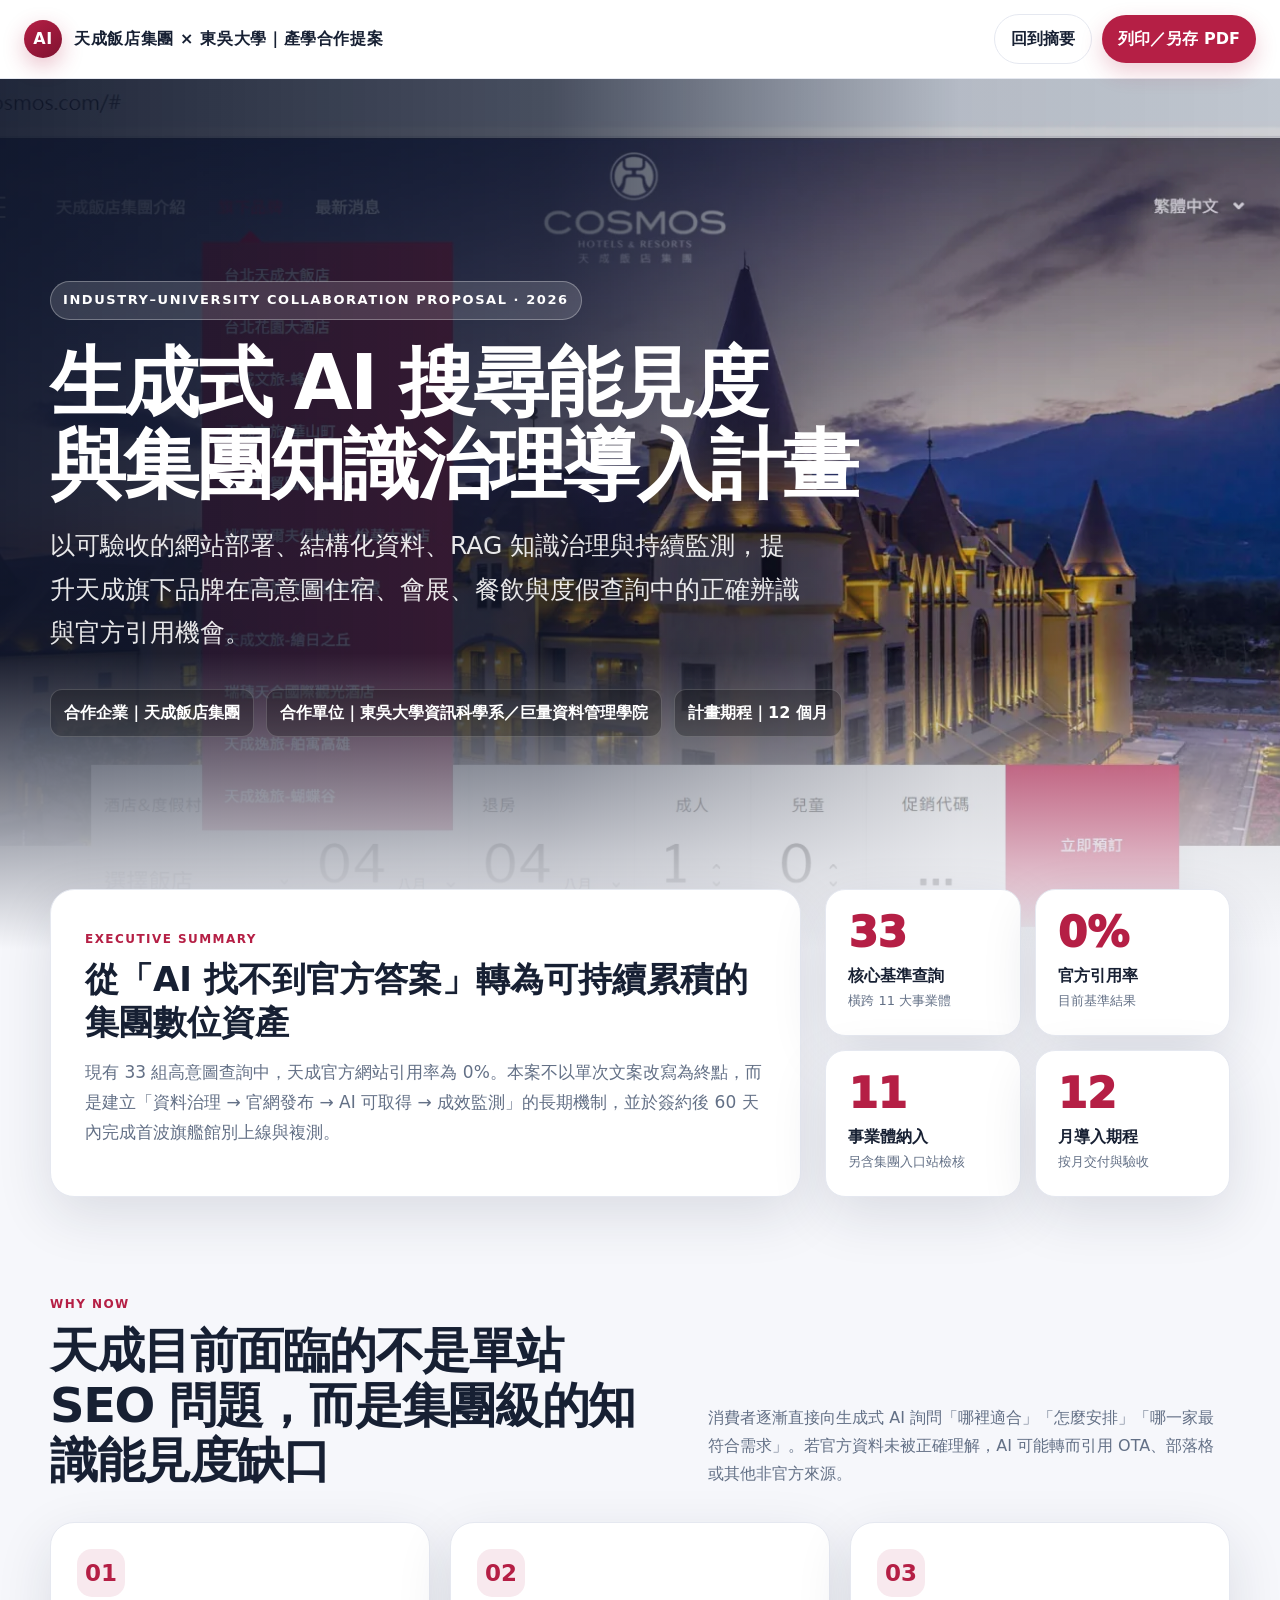
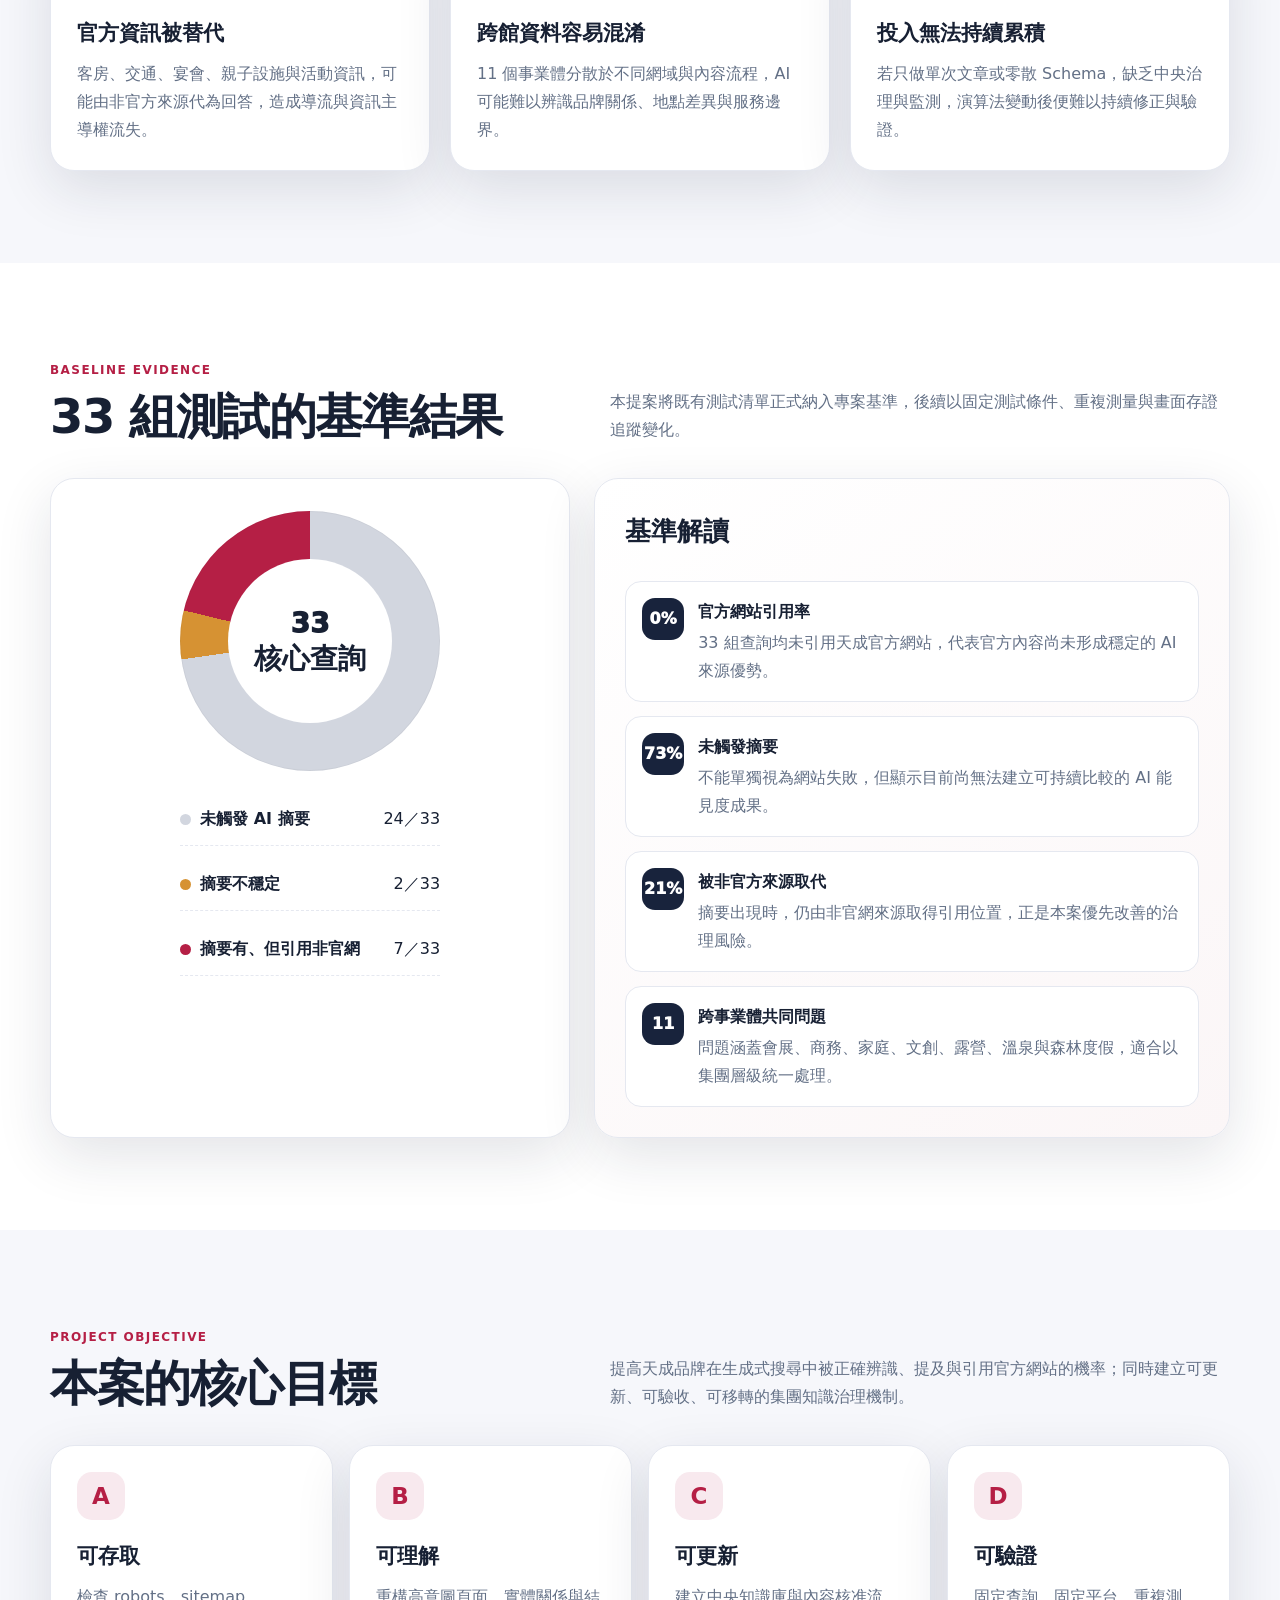
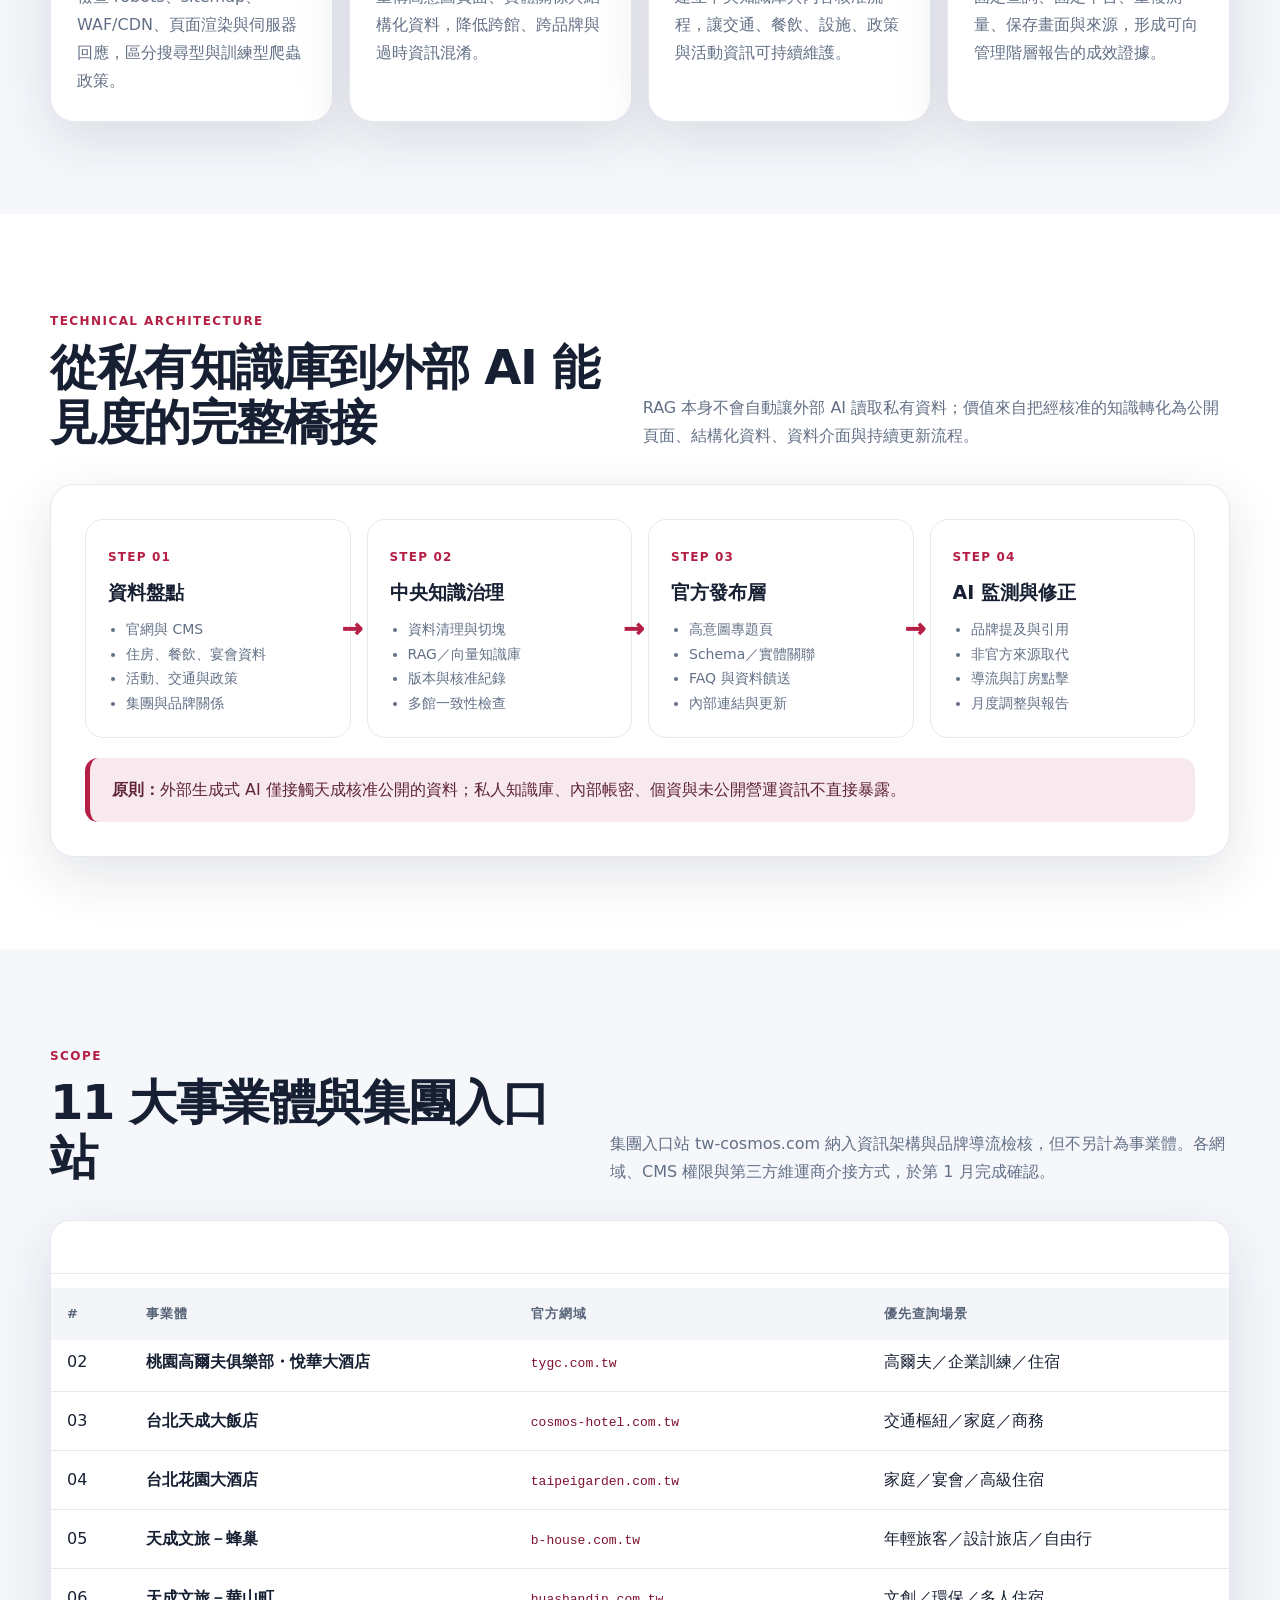
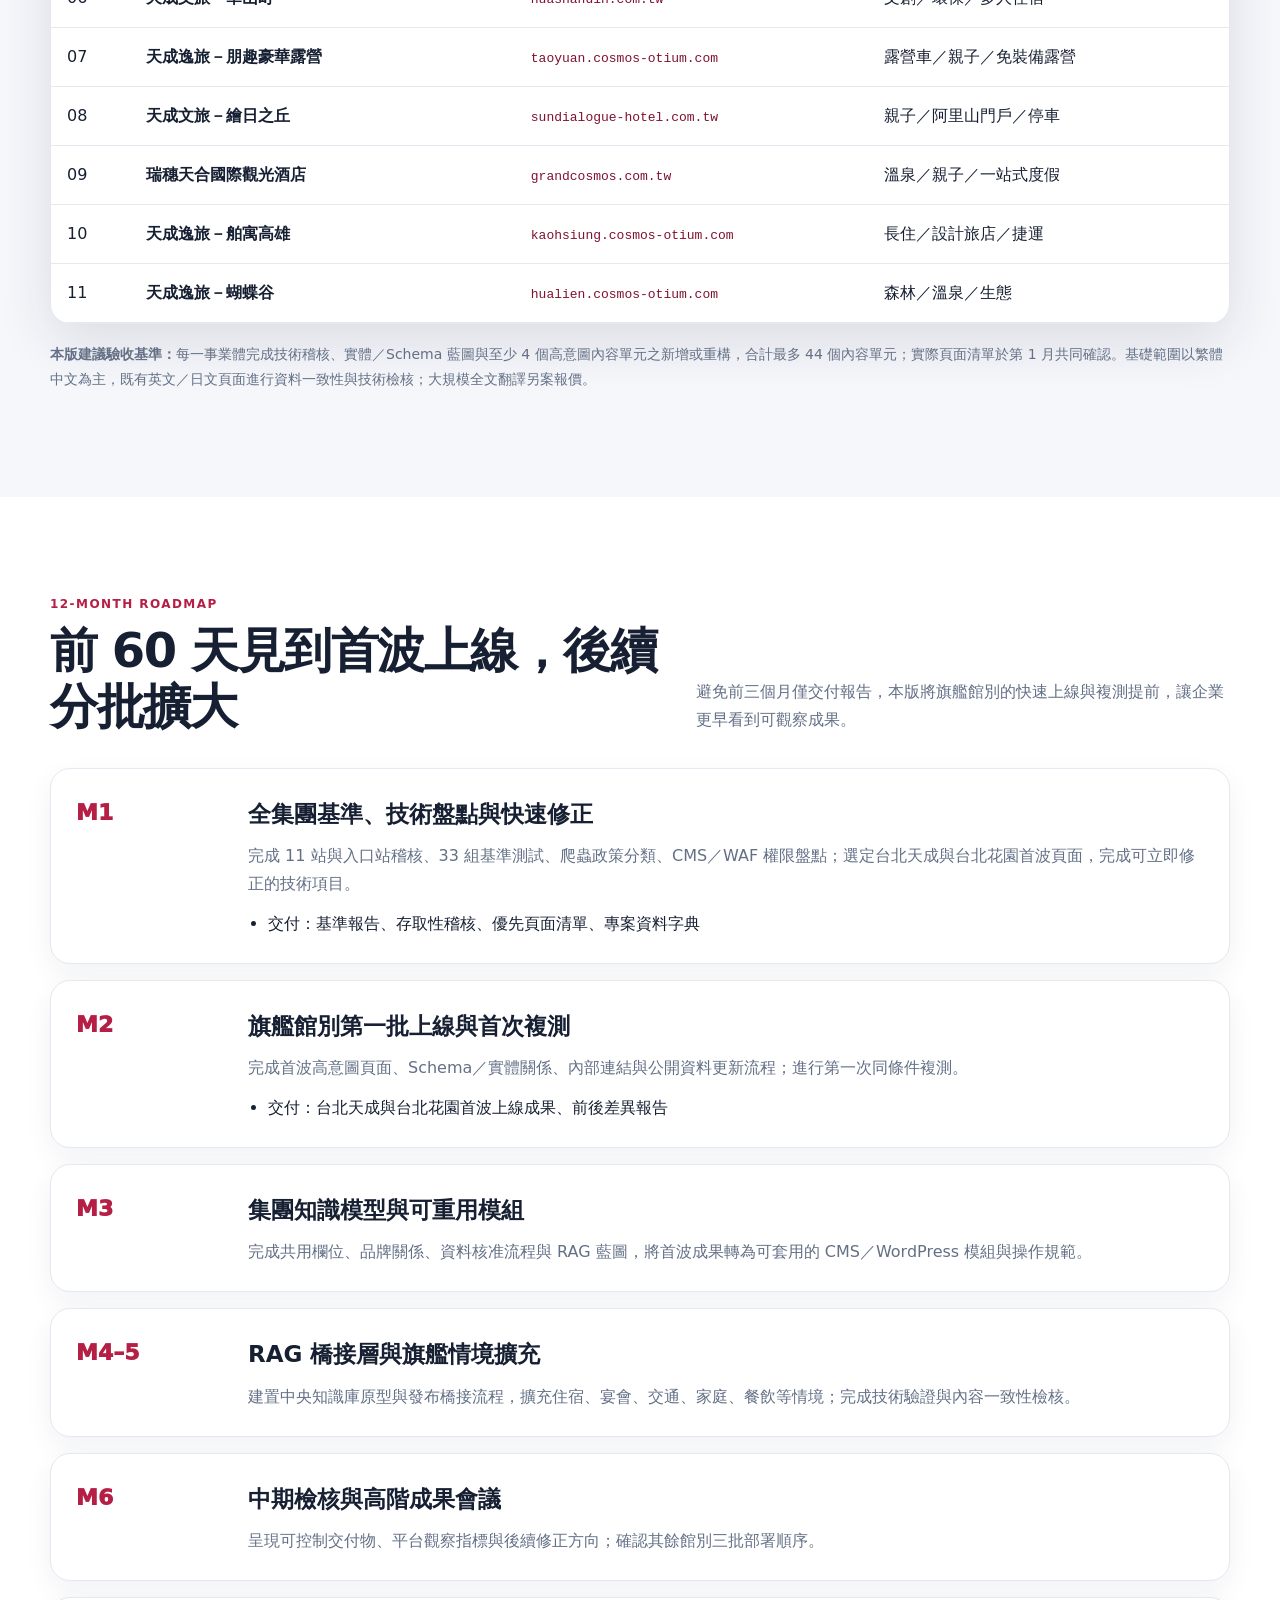
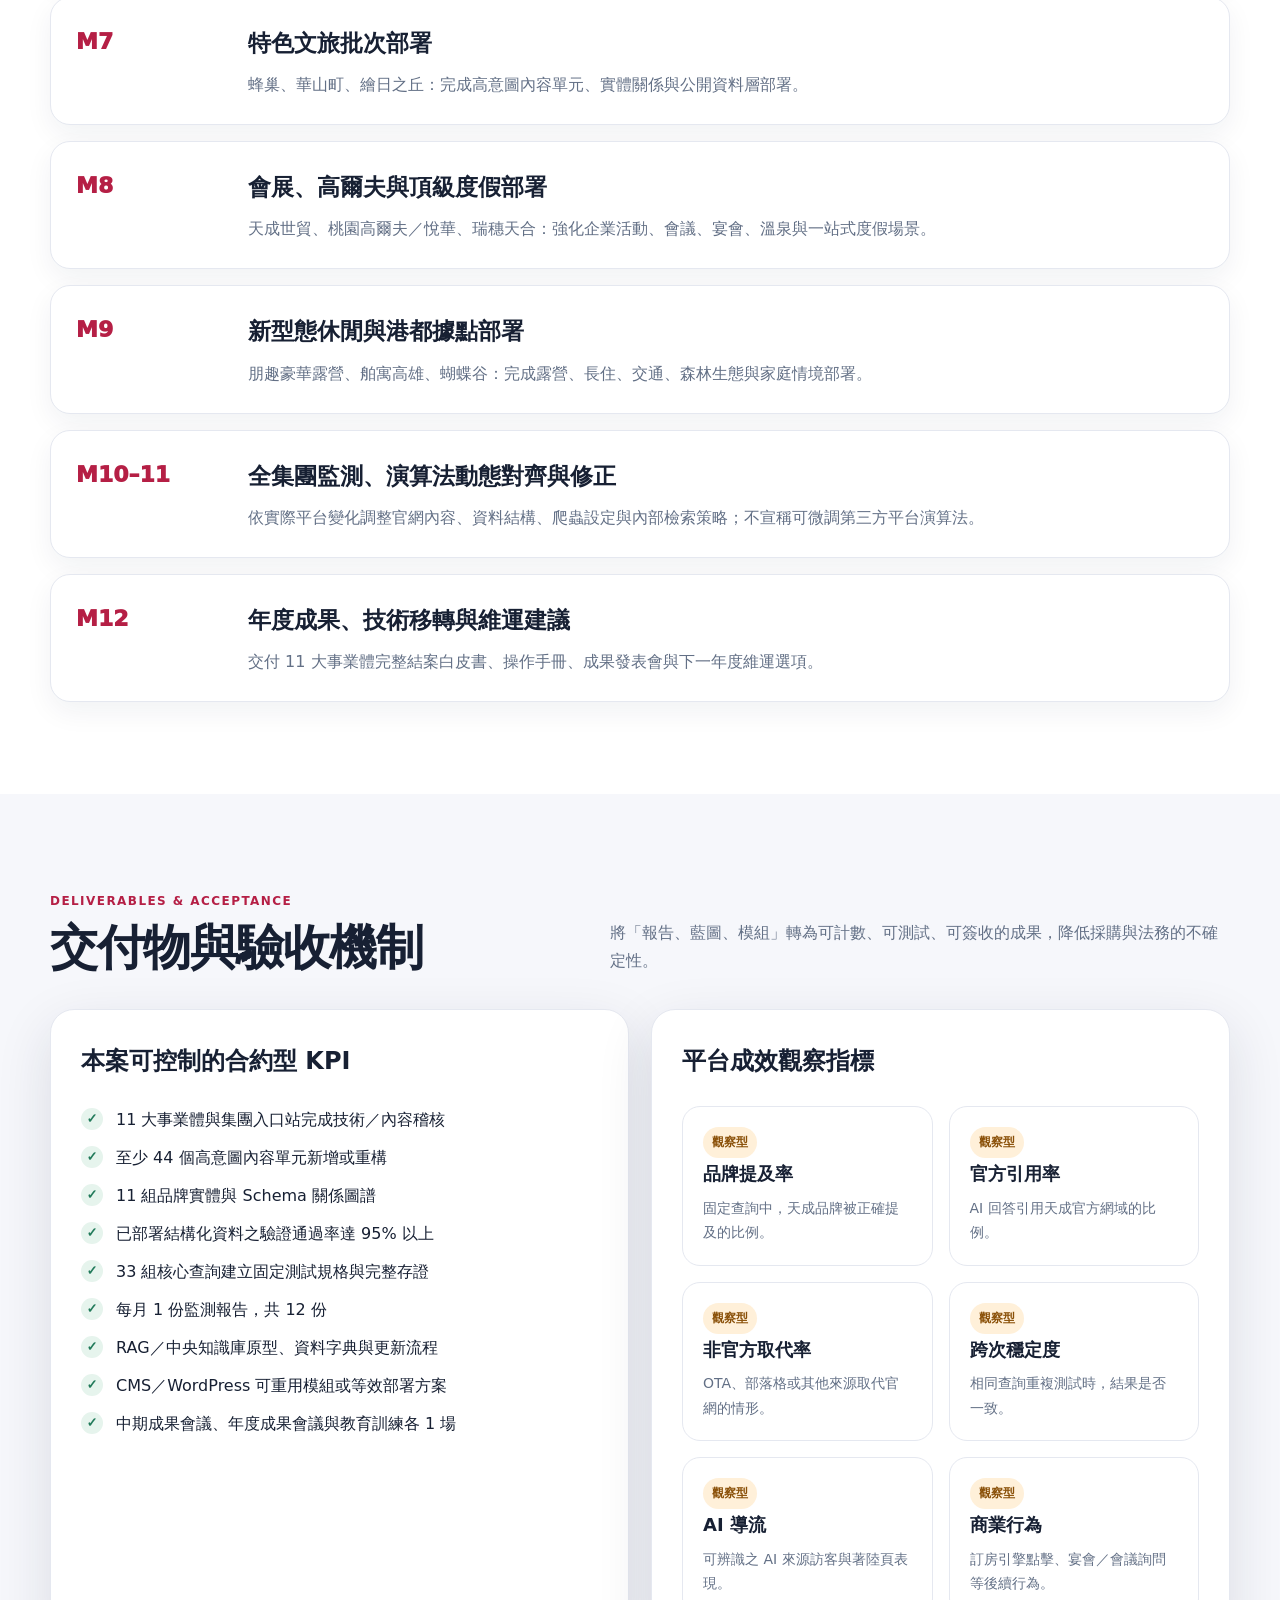
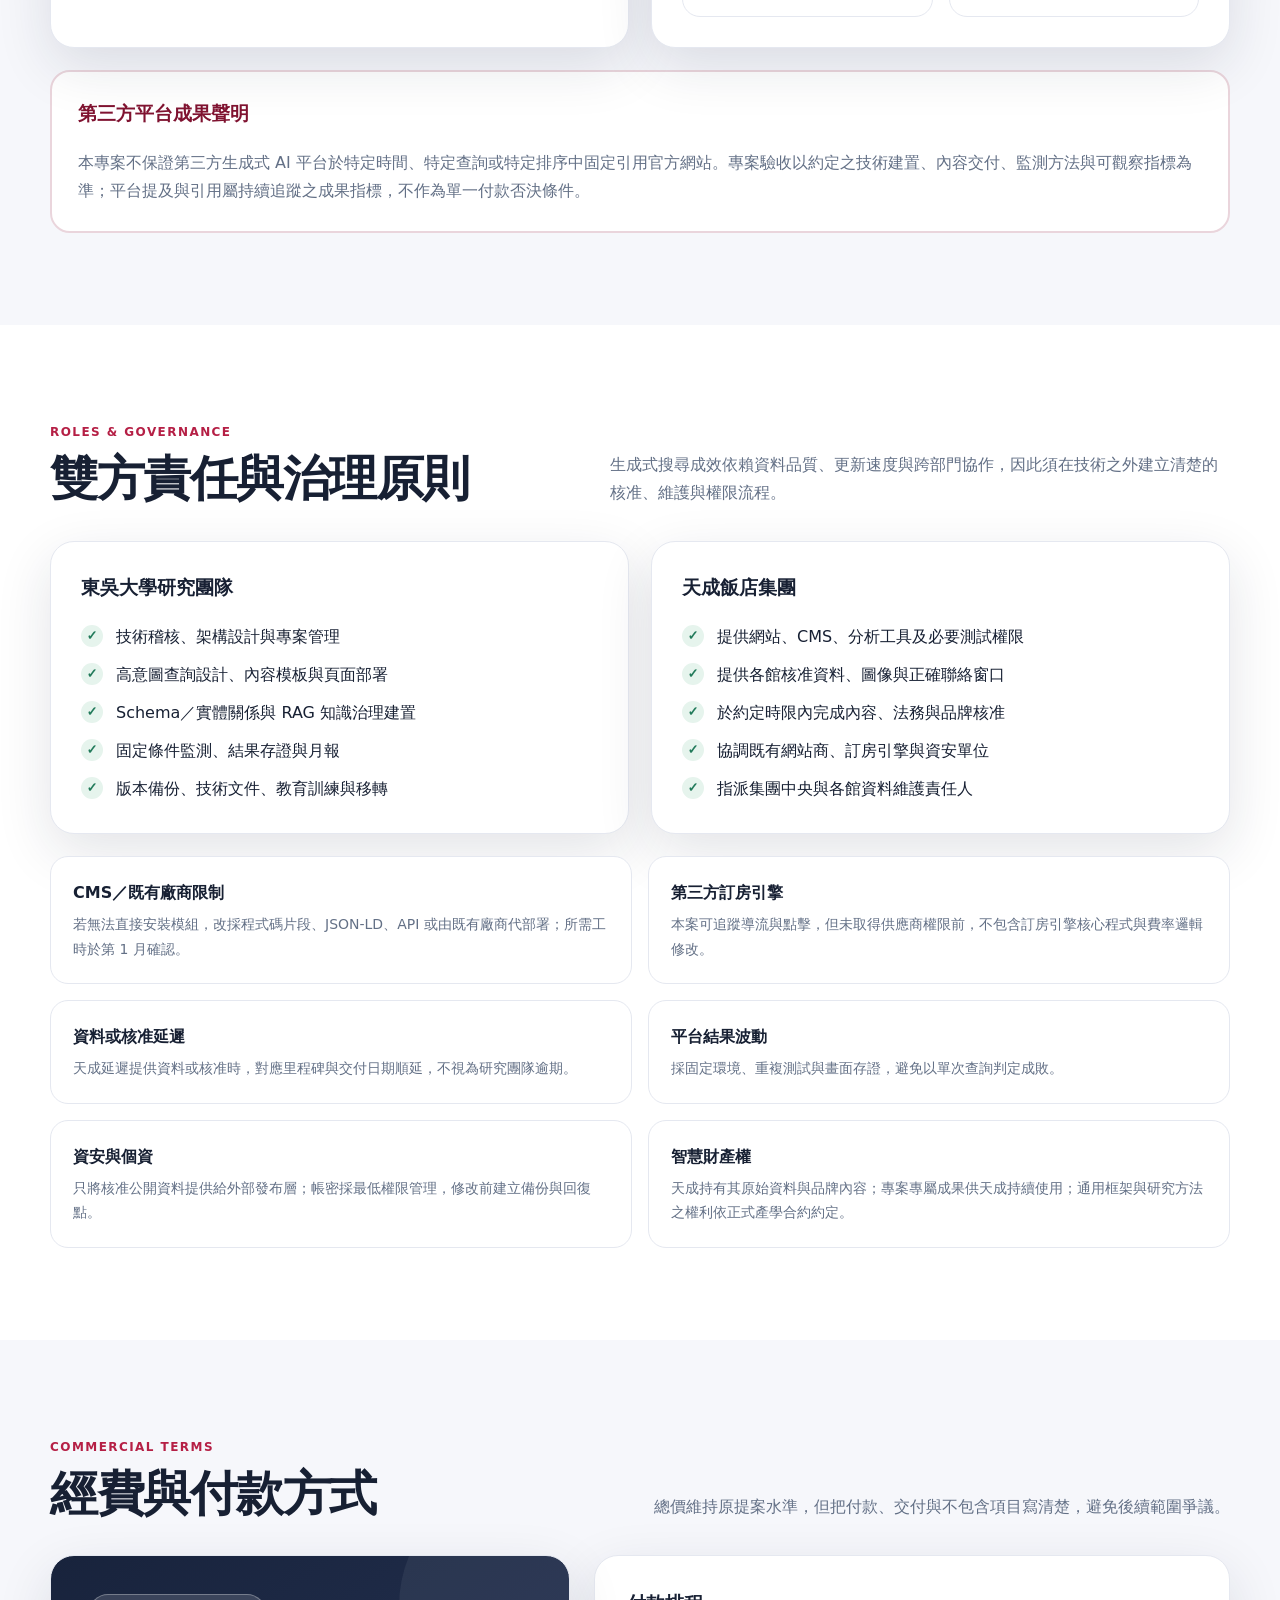
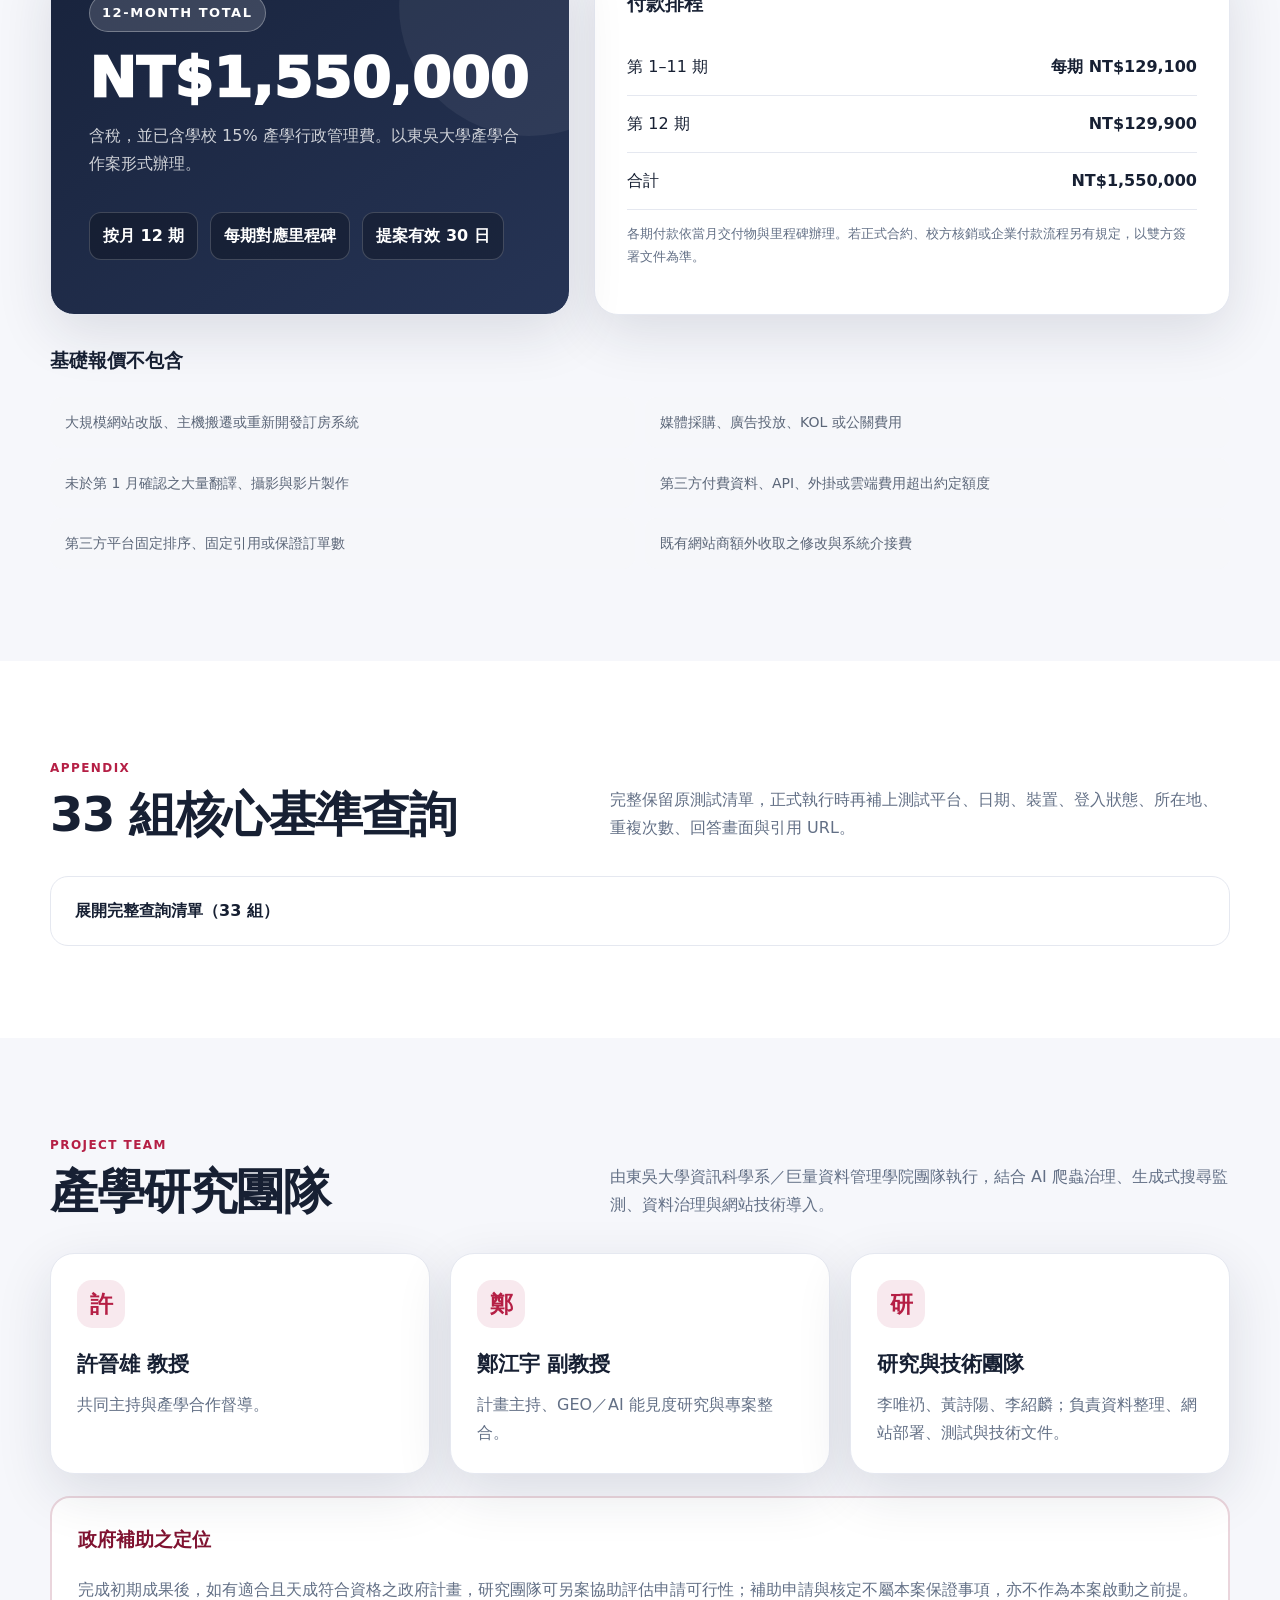
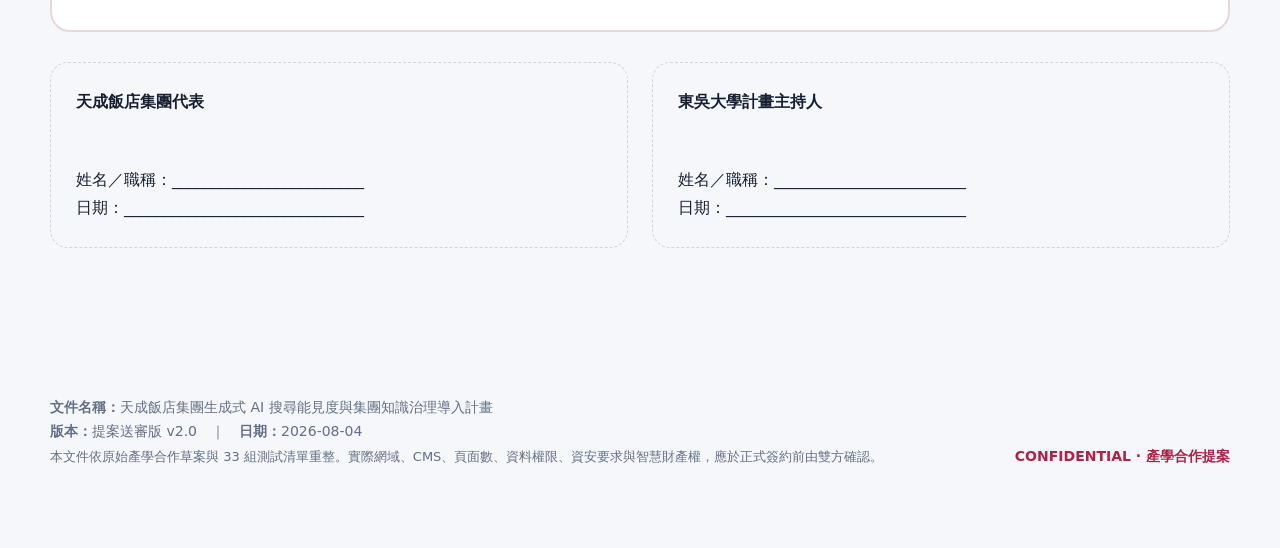
<file: preview.html>
<!DOCTYPE html>
<html lang="zh-Hant">
<head>
<meta charset="utf-8">
<meta name="viewport" content="width=device-width, initial-scale=1">
<title>天成飯店集團｜生成式 AI 搜尋能見度與集團知識治理導入計畫</title>
<meta name="description" content="東吳大學與天成飯店集團之生成式 AI 搜尋能見度、RAG 知識治理與 GEO 技術導入產學合作提案。">
<style>
:root {
  --ink:#172033;
  --muted:#637086;
  --paper:#f6f7fb;
  --card:#ffffff;
  --line:#e5e8f0;
  --brand:#b51f45;
  --brand-dark:#7f1230;
  --brand-soft:#f8e9ee;
  --navy:#18233c;
  --gold:#bd8a3f;
  --green:#217a5a;
  --amber:#b66a13;
  --shadow:0 18px 55px rgba(24,35,60,.12);
  --radius:24px;
}
*{box-sizing:border-box}
html{scroll-behavior:smooth}
body{
  margin:0;background:var(--paper);color:var(--ink);
  font-family:"Noto Sans TC","PingFang TC","Microsoft JhengHei",system-ui,-apple-system,sans-serif;
  line-height:1.75;
}
a{color:inherit;text-decoration:none}
button{font:inherit}
.topbar{
  position:sticky;top:0;z-index:50;
  display:flex;align-items:center;justify-content:space-between;
  padding:14px 24px;background:rgba(255,255,255,.92);
  backdrop-filter:blur(18px);border-bottom:1px solid var(--line);
}
.brandmark{display:flex;align-items:center;gap:12px;font-weight:900;letter-spacing:.04em}
.brandmark .seal{
  width:38px;height:38px;border-radius:50%;display:grid;place-items:center;
  background:linear-gradient(145deg,var(--brand),var(--brand-dark));color:#fff;
  box-shadow:0 8px 22px rgba(181,31,69,.28)
}
.top-actions{display:flex;gap:10px;align-items:center}
.btn{
  border:0;border-radius:999px;padding:10px 16px;cursor:pointer;font-weight:800;
  transition:.2s transform,.2s box-shadow,.2s background;
}
.btn:hover{transform:translateY(-1px)}
.btn-primary{background:var(--brand);color:#fff;box-shadow:0 9px 22px rgba(181,31,69,.22)}
.btn-ghost{background:#fff;color:var(--ink);border:1px solid var(--line)}
.hero{
  min-height:78vh;display:grid;align-items:end;position:relative;overflow:hidden;color:#fff;
  background:
    linear-gradient(90deg,rgba(15,22,42,.92) 0%,rgba(15,22,42,.74) 43%,rgba(15,22,42,.25) 75%,rgba(15,22,42,.2) 100%),
    url('[data-uri]') center/cover no-repeat;
}
.hero:after{
  content:"";position:absolute;inset:auto 0 0;height:34%;background:linear-gradient(transparent,var(--paper));
}
.hero-inner{position:relative;z-index:2;width:min(1180px,calc(100% - 40px));margin:0 auto;padding:110px 0 120px}
.eyebrow{display:inline-flex;align-items:center;gap:8px;padding:7px 12px;border-radius:999px;
  font-size:13px;font-weight:900;letter-spacing:.12em;text-transform:uppercase;
  background:rgba(255,255,255,.14);border:1px solid rgba(255,255,255,.3)}
.hero h1{font-size:clamp(38px,6vw,76px);line-height:1.08;margin:22px 0 18px;max-width:900px;letter-spacing:-.035em}
.hero p{font-size:clamp(18px,2vw,25px);max-width:760px;color:rgba(255,255,255,.9);margin:0}
.hero-meta{display:flex;flex-wrap:wrap;gap:12px;margin-top:34px}
.hero-meta span{padding:9px 13px;border-radius:12px;background:rgba(0,0,0,.26);border:1px solid rgba(255,255,255,.18);font-weight:700}
.shell{width:min(1180px,calc(100% - 40px));margin:0 auto}
.summary-grid{display:grid;grid-template-columns:1.3fr .7fr;gap:24px;margin-top:-60px;position:relative;z-index:5}
.card{background:var(--card);border:1px solid var(--line);border-radius:var(--radius);box-shadow:var(--shadow)}
.summary-card{padding:34px}
.summary-card h2{font-size:34px;line-height:1.25;margin:0 0 15px}
.summary-card p{margin:0;color:var(--muted);font-size:17px}
.kpi-stack{display:grid;grid-template-columns:repeat(2,1fr);gap:14px}
.kpi{padding:22px;border-radius:20px;background:#fff;border:1px solid var(--line);box-shadow:var(--shadow)}
.kpi .num{font-size:42px;font-weight:950;line-height:1;color:var(--brand)}
.kpi .label{margin-top:8px;font-weight:850}
.kpi .note{color:var(--muted);font-size:13px}
section{padding:92px 0}
.section-head{display:flex;justify-content:space-between;align-items:end;gap:30px;margin-bottom:34px}
.section-head h2{font-size:clamp(30px,4vw,48px);line-height:1.15;margin:0;letter-spacing:-.03em}
.section-head p{max-width:620px;color:var(--muted);margin:0}
.pill{display:inline-block;color:var(--brand);font-weight:900;letter-spacing:.12em;font-size:12px;text-transform:uppercase;margin-bottom:8px}
.grid-3{display:grid;grid-template-columns:repeat(3,1fr);gap:20px}
.grid-4{display:grid;grid-template-columns:repeat(4,1fr);gap:16px}
.value-card{padding:26px;min-height:210px}
.value-card .icon{width:48px;height:48px;border-radius:15px;display:grid;place-items:center;background:var(--brand-soft);color:var(--brand);font-size:23px;font-weight:900}
.value-card h3{margin:18px 0 8px;font-size:21px}
.value-card p{margin:0;color:var(--muted)}
.evidence{
  display:grid;grid-template-columns:.9fr 1.1fr;gap:24px;align-items:stretch;
}
.evidence-panel{padding:32px}
.donut-wrap{display:grid;place-items:center;min-height:360px}
.donut{
  width:260px;height:260px;border-radius:50%;
  background:conic-gradient(#d2d6df 0 72.73%, #d69233 72.73% 78.79%, var(--brand) 78.79% 100%);
  position:relative;box-shadow:inset 0 0 0 1px rgba(0,0,0,.04)
}
.donut:after{content:"33\A核心查詢";white-space:pre;position:absolute;inset:48px;border-radius:50%;background:#fff;display:grid;place-items:center;text-align:center;font-size:28px;font-weight:950;line-height:1.25}
.legend{display:grid;gap:12px;margin-top:22px}
.legend-row{display:flex;justify-content:space-between;gap:16px;padding:12px 0;border-bottom:1px dashed var(--line)}
.legend-row b{display:flex;align-items:center;gap:9px}
.dot{width:11px;height:11px;border-radius:50%;display:inline-block}
.problem-card{padding:30px;background:linear-gradient(145deg,#fff,#fbf6f7)}
.problem-card h3{font-size:26px;margin-top:0}
.problem-list{display:grid;gap:14px}
.problem-item{display:grid;grid-template-columns:42px 1fr;gap:14px;align-items:start;padding:16px;border-radius:16px;background:#fff;border:1px solid var(--line)}
.problem-item .n{width:42px;height:42px;border-radius:13px;background:var(--navy);color:#fff;display:grid;place-items:center;font-weight:950}
.problem-item b{display:block;margin-bottom:3px}
.problem-item span{color:var(--muted)}
.arch{padding:34px;overflow:auto}
.arch-flow{display:grid;grid-template-columns:repeat(4,minmax(190px,1fr));gap:16px;min-width:820px;align-items:stretch}
.arch-node{padding:22px;border-radius:18px;background:#fff;border:1px solid var(--line);position:relative}
.arch-node:not(:last-child):after{content:"→";position:absolute;right:-13px;top:50%;transform:translateY(-50%);z-index:2;color:var(--brand);font-size:25px;font-weight:950}
.arch-node .step{font-size:12px;color:var(--brand);font-weight:900;letter-spacing:.1em}
.arch-node h3{margin:6px 0 8px;font-size:19px}
.arch-node ul{margin:0;padding-left:18px;color:var(--muted);font-size:14px}
.callout{margin-top:20px;padding:18px 22px;border-left:5px solid var(--brand);background:var(--brand-soft);border-radius:13px;color:#5f2436}
.scope-wrap{overflow:auto;border-radius:20px;border:1px solid var(--line);background:#fff;box-shadow:var(--shadow)}
table{width:100%;border-collapse:collapse}
th,td{text-align:left;padding:15px 16px;border-bottom:1px solid var(--line);vertical-align:top}
th{font-size:13px;letter-spacing:.08em;text-transform:uppercase;background:#f3f5f9;color:#586478;position:sticky;top:67px;z-index:2}
tr:hover td{background:#fcfcfe}
code{font-family:ui-monospace,SFMono-Regular,Consolas,monospace;font-size:13px;color:var(--brand-dark)}
.scope-note{margin-top:18px;color:var(--muted);font-size:14px}
.timeline{display:grid;gap:16px}
.phase{display:grid;grid-template-columns:150px 1fr;gap:22px;padding:25px;border-radius:20px;background:#fff;border:1px solid var(--line);box-shadow:0 10px 28px rgba(24,35,60,.06)}
.phase-time{font-weight:950;color:var(--brand);font-size:22px}
.phase h3{margin:0 0 8px;font-size:23px}
.phase p{margin:0;color:var(--muted)}
.phase ul{margin:12px 0 0;padding-left:20px;color:var(--ink)}
.deliverables{display:grid;grid-template-columns:1fr 1fr;gap:22px}
.deliverable-card{padding:30px}
.deliverable-card h3{font-size:24px;margin-top:0}
.checklist{display:grid;gap:10px;padding:0;margin:0;list-style:none}
.checklist li{display:grid;grid-template-columns:25px 1fr;gap:10px}
.checklist li:before{content:"✓";width:22px;height:22px;border-radius:50%;display:grid;place-items:center;background:#e6f4ed;color:var(--green);font-weight:950;font-size:13px;margin-top:2px}
.metric-grid{display:grid;grid-template-columns:repeat(2,1fr);gap:16px}
.metric{padding:20px;border-radius:18px;background:#fff;border:1px solid var(--line)}
.metric b{display:block;font-size:18px;margin-bottom:6px}
.metric p{margin:0;color:var(--muted);font-size:14px}
.badge{display:inline-block;font-size:12px;font-weight:900;border-radius:999px;padding:5px 9px;background:#eef1f6;color:#43506a}
.badge.control{background:#e7f4ed;color:#176442}
.badge.observe{background:#fff0d9;color:#8a5008}
.responsibility{display:grid;grid-template-columns:1fr 1fr;gap:22px}
.res-card{padding:30px}
.res-card h3{margin-top:0}
.risk-grid{display:grid;grid-template-columns:repeat(2,1fr);gap:16px}
.risk{padding:22px;border-radius:18px;background:#fff;border:1px solid var(--line)}
.risk b{display:block;margin-bottom:5px}
.risk p{margin:0;color:var(--muted);font-size:14px}
.budget{
  display:grid;grid-template-columns:.9fr 1.1fr;gap:24px;align-items:stretch;
}
.price-card{padding:38px;background:linear-gradient(145deg,var(--navy),#263455);color:#fff;position:relative;overflow:hidden}
.price-card:before{content:"";position:absolute;width:260px;height:260px;border-radius:50%;background:rgba(255,255,255,.06);right:-90px;top:-80px}
.price-card .price{font-size:56px;line-height:1;font-weight:950;margin:18px 0 10px}
.price-card p{color:rgba(255,255,255,.78)}
.payment{padding:32px}
.payment h3{margin-top:0}
.payment-line{display:flex;justify-content:space-between;gap:20px;padding:14px 0;border-bottom:1px solid var(--line)}
.payment-line strong{white-space:nowrap}
.exclusions{display:grid;grid-template-columns:repeat(2,1fr);gap:10px;margin-top:20px}
.exclusion{padding:13px 15px;border-radius:12px;background:#f6f7fa;color:#5b6678;font-size:14px}
.notice{padding:26px;border:2px solid #ead5dc;background:#fff;border-radius:20px}
.notice h3{margin-top:0;color:var(--brand-dark)}
.notice p{margin-bottom:0;color:var(--muted)}
details{background:#fff;border:1px solid var(--line);border-radius:18px;overflow:hidden}
summary{cursor:pointer;padding:20px 24px;font-weight:900;list-style:none}
summary::-webkit-details-marker{display:none}
details[open] summary{border-bottom:1px solid var(--line)}
.details-inner{padding:0;overflow:auto;max-height:720px}
.status{display:inline-block;border-radius:999px;padding:5px 9px;font-size:12px;font-weight:900;white-space:nowrap}
.status.bad{background:#f2f3f6;color:#606a7b}
.status.warn{background:#fff0d9;color:#8a5008}
.footer{padding:55px 0 80px;color:var(--muted);font-size:14px}
.footer-grid{display:grid;grid-template-columns:1fr auto;gap:20px;align-items:end}
.signatures{display:grid;grid-template-columns:1fr 1fr;gap:24px;margin-top:30px}
.signature{padding:25px;border:1px dashed #cfd4df;border-radius:18px;min-height:150px}
.signature b{display:block;margin-bottom:50px}
.small{font-size:13px;color:var(--muted)}
.mobile-only{display:none}
@media (max-width:900px){
  .summary-grid,.evidence,.budget,.responsibility,.deliverables{grid-template-columns:1fr}
  .grid-3{grid-template-columns:1fr 1fr}
  .grid-4{grid-template-columns:1fr 1fr}
  .phase{grid-template-columns:1fr}
  .section-head{display:block}
  .section-head p{margin-top:12px}
  .hero-inner{padding:90px 0 110px}
  .hero h1{font-size:48px}
}
@media (max-width:620px){
  .topbar{padding:10px 14px}
  .brandmark span:last-child{display:none}
  .btn-ghost{display:none}
  .shell,.hero-inner{width:min(100% - 24px,1180px)}
  .grid-3,.grid-4,.metric-grid,.risk-grid,.kpi-stack,.exclusions,.signatures{grid-template-columns:1fr}
  section{padding:68px 0}
  .hero h1{font-size:38px}
  .hero p{font-size:17px}
  .summary-card{padding:26px}
  .summary-card h2{font-size:29px}
  .footer-grid{grid-template-columns:1fr}
}
@media print{
  body{background:#fff}
  .topbar{display:none}
  .hero{min-height:520px}
  .hero:after{display:none}
  section{padding:44px 0;break-inside:avoid}
  .card,.scope-wrap,.phase{box-shadow:none}
  details{break-inside:auto}
  details .details-inner{display:block;max-height:none}
  summary{display:none}
  .footer{padding-bottom:10px}
}
</style>
</head>
<body>
<header class="topbar">
  <div class="brandmark"><span class="seal">AI</span><span>天成飯店集團 × 東吳大學｜產學合作提案</span></div>
  <div class="top-actions">
    <button class="btn btn-ghost" onclick="document.getElementById('summary').scrollIntoView()">回到摘要</button>
    <button class="btn btn-primary" onclick="window.print()">列印／另存 PDF</button>
  </div>
</header>

<section class="hero">
  <div class="hero-inner">
    <div class="eyebrow">Industry–University Collaboration Proposal · 2026</div>
    <h1>生成式 AI 搜尋能見度<br>與集團知識治理導入計畫</h1>
    <p>以可驗收的網站部署、結構化資料、RAG 知識治理與持續監測，提升天成旗下品牌在高意圖住宿、會展、餐飲與度假查詢中的正確辨識與官方引用機會。</p>
    <div class="hero-meta">
      <span>合作企業｜天成飯店集團</span>
      <span>合作單位｜東吳大學資訊科學系／巨量資料管理學院</span>
      <span>計畫期程｜12 個月</span>
    </div>
  </div>
</section>

<main>
<div class="shell">
  <div class="summary-grid" id="summary">
    <article class="card summary-card">
      <span class="pill">Executive Summary</span>
      <h2>從「AI 找不到官方答案」轉為可持續累積的集團數位資產</h2>
      <p>現有 33 組高意圖查詢中，天成官方網站引用率為 0%。本案不以單次文案改寫為終點，而是建立「資料治理 → 官網發布 → AI 可取得 → 成效監測」的長期機制，並於簽約後 60 天內完成首波旗艦館別上線與複測。</p>
    </article>
    <div class="kpi-stack">
      <div class="kpi"><div class="num">33</div><div class="label">核心基準查詢</div><div class="note">橫跨 11 大事業體</div></div>
      <div class="kpi"><div class="num">0%</div><div class="label">官方引用率</div><div class="note">目前基準結果</div></div>
      <div class="kpi"><div class="num">11</div><div class="label">事業體納入</div><div class="note">另含集團入口站檢核</div></div>
      <div class="kpi"><div class="num">12</div><div class="label">月導入期程</div><div class="note">按月交付與驗收</div></div>
    </div>
  </div>
</div>

<section>
  <div class="shell">
    <div class="section-head">
      <div><span class="pill">Why Now</span><h2>天成目前面臨的不是單站 SEO 問題，而是集團級的知識能見度缺口</h2></div>
      <p>消費者逐漸直接向生成式 AI 詢問「哪裡適合」「怎麼安排」「哪一家最符合需求」。若官方資料未被正確理解，AI 可能轉而引用 OTA、部落格或其他非官方來源。</p>
    </div>
    <div class="grid-3">
      <article class="card value-card"><div class="icon">01</div><h3>官方資訊被替代</h3><p>客房、交通、宴會、親子設施與活動資訊，可能由非官方來源代為回答，造成導流與資訊主導權流失。</p></article>
      <article class="card value-card"><div class="icon">02</div><h3>跨館資料容易混淆</h3><p>11 個事業體分散於不同網域與內容流程，AI 可能難以辨識品牌關係、地點差異與服務邊界。</p></article>
      <article class="card value-card"><div class="icon">03</div><h3>投入無法持續累積</h3><p>若只做單次文章或零散 Schema，缺乏中央治理與監測，演算法變動後便難以持續修正與驗證。</p></article>
    </div>
  </div>
</section>

<section style="background:#fff">
  <div class="shell">
    <div class="section-head">
      <div><span class="pill">Baseline Evidence</span><h2>33 組測試的基準結果</h2></div>
      <p>本提案將既有測試清單正式納入專案基準，後續以固定測試條件、重複測量與畫面存證追蹤變化。</p>
    </div>
    <div class="evidence">
      <article class="card evidence-panel">
        <div class="donut-wrap">
          <div>
            <div class="donut" aria-label="33 組查詢分布"></div>
            <div class="legend">
              <div class="legend-row"><b><span class="dot" style="background:#d2d6df"></span>未觸發 AI 摘要</b><span>24／33</span></div>
              <div class="legend-row"><b><span class="dot" style="background:#d69233"></span>摘要不穩定</b><span>2／33</span></div>
              <div class="legend-row"><b><span class="dot" style="background:var(--brand)"></span>摘要有、但引用非官網</b><span>7／33</span></div>
            </div>
          </div>
        </div>
      </article>
      <article class="card problem-card">
        <h3>基準解讀</h3>
        <div class="problem-list">
          <div class="problem-item"><div class="n">0%</div><div><b>官方網站引用率</b><span>33 組查詢均未引用天成官方網站，代表官方內容尚未形成穩定的 AI 來源優勢。</span></div></div>
          <div class="problem-item"><div class="n">73%</div><div><b>未觸發摘要</b><span>不能單獨視為網站失敗，但顯示目前尚無法建立可持續比較的 AI 能見度成果。</span></div></div>
          <div class="problem-item"><div class="n">21%</div><div><b>被非官方來源取代</b><span>摘要出現時，仍由非官網來源取得引用位置，正是本案優先改善的治理風險。</span></div></div>
          <div class="problem-item"><div class="n">11</div><div><b>跨事業體共同問題</b><span>問題涵蓋會展、商務、家庭、文創、露營、溫泉與森林度假，適合以集團層級統一處理。</span></div></div>
        </div>
      </article>
    </div>
  </div>
</section>

<section>
  <div class="shell">
    <div class="section-head">
      <div><span class="pill">Project Objective</span><h2>本案的核心目標</h2></div>
      <p>提高天成品牌在生成式搜尋中被正確辨識、提及與引用官方網站的機率；同時建立可更新、可驗收、可移轉的集團知識治理機制。</p>
    </div>
    <div class="grid-4">
      <article class="card value-card"><div class="icon">A</div><h3>可存取</h3><p>檢查 robots、sitemap、WAF/CDN、頁面渲染與伺服器回應，區分搜尋型與訓練型爬蟲政策。</p></article>
      <article class="card value-card"><div class="icon">B</div><h3>可理解</h3><p>重構高意圖頁面、實體關係與結構化資料，降低跨館、跨品牌與過時資訊混淆。</p></article>
      <article class="card value-card"><div class="icon">C</div><h3>可更新</h3><p>建立中央知識庫與內容核准流程，讓交通、餐飲、設施、政策與活動資訊可持續維護。</p></article>
      <article class="card value-card"><div class="icon">D</div><h3>可驗證</h3><p>固定查詢、固定平台、重複測量、保存畫面與來源，形成可向管理階層報告的成效證據。</p></article>
    </div>
  </div>
</section>

<section style="background:#fff">
  <div class="shell">
    <div class="section-head">
      <div><span class="pill">Technical Architecture</span><h2>從私有知識庫到外部 AI 能見度的完整橋接</h2></div>
      <p>RAG 本身不會自動讓外部 AI 讀取私有資料；價值來自把經核准的知識轉化為公開頁面、結構化資料、資料介面與持續更新流程。</p>
    </div>
    <div class="card arch">
      <div class="arch-flow">
        <div class="arch-node"><span class="step">STEP 01</span><h3>資料盤點</h3><ul><li>官網與 CMS</li><li>住房、餐飲、宴會資料</li><li>活動、交通與政策</li><li>集團與品牌關係</li></ul></div>
        <div class="arch-node"><span class="step">STEP 02</span><h3>中央知識治理</h3><ul><li>資料清理與切塊</li><li>RAG／向量知識庫</li><li>版本與核准紀錄</li><li>多館一致性檢查</li></ul></div>
        <div class="arch-node"><span class="step">STEP 03</span><h3>官方發布層</h3><ul><li>高意圖專題頁</li><li>Schema／實體關聯</li><li>FAQ 與資料饋送</li><li>內部連結與更新</li></ul></div>
        <div class="arch-node"><span class="step">STEP 04</span><h3>AI 監測與修正</h3><ul><li>品牌提及與引用</li><li>非官方來源取代</li><li>導流與訂房點擊</li><li>月度調整與報告</li></ul></div>
      </div>
      <div class="callout"><strong>原則：</strong>外部生成式 AI 僅接觸天成核准公開的資料；私人知識庫、內部帳密、個資與未公開營運資訊不直接暴露。</div>
    </div>
  </div>
</section>

<section>
  <div class="shell">
    <div class="section-head">
      <div><span class="pill">Scope</span><h2>11 大事業體與集團入口站</h2></div>
      <p>集團入口站 tw-cosmos.com 納入資訊架構與品牌導流檢核，但不另計為事業體。各網域、CMS 權限與第三方維運商介接方式，於第 1 月完成確認。</p>
    </div>
    <div class="scope-wrap">
      <table>
        <thead><tr><th>#</th><th>事業體</th><th>官方網域</th><th>優先查詢場景</th></tr></thead>
        <tbody><tr><td>01</td><td><strong>天成世貿國際會館</strong></td><td><code>cosmos-ticc.com.tw</code></td><td>會展／宴會／企業活動</td></tr>
<tr><td>02</td><td><strong>桃園高爾夫俱樂部・悅華大酒店</strong></td><td><code>tygc.com.tw</code></td><td>高爾夫／企業訓練／住宿</td></tr>
<tr><td>03</td><td><strong>台北天成大飯店</strong></td><td><code>cosmos-hotel.com.tw</code></td><td>交通樞紐／家庭／商務</td></tr>
<tr><td>04</td><td><strong>台北花園大酒店</strong></td><td><code>taipeigarden.com.tw</code></td><td>家庭／宴會／高級住宿</td></tr>
<tr><td>05</td><td><strong>天成文旅－蜂巢</strong></td><td><code>b-house.com.tw</code></td><td>年輕旅客／設計旅店／自由行</td></tr>
<tr><td>06</td><td><strong>天成文旅－華山町</strong></td><td><code>huashandin.com.tw</code></td><td>文創／環保／多人住宿</td></tr>
<tr><td>07</td><td><strong>天成逸旅－朋趣豪華露營</strong></td><td><code>taoyuan.cosmos-otium.com</code></td><td>露營車／親子／免裝備露營</td></tr>
<tr><td>08</td><td><strong>天成文旅－繪日之丘</strong></td><td><code>sundialogue-hotel.com.tw</code></td><td>親子／阿里山門戶／停車</td></tr>
<tr><td>09</td><td><strong>瑞穗天合國際觀光酒店</strong></td><td><code>grandcosmos.com.tw</code></td><td>溫泉／親子／一站式度假</td></tr>
<tr><td>10</td><td><strong>天成逸旅－舶寓高雄</strong></td><td><code>kaohsiung.cosmos-otium.com</code></td><td>長住／設計旅店／捷運</td></tr>
<tr><td>11</td><td><strong>天成逸旅－蝴蝶谷</strong></td><td><code>hualien.cosmos-otium.com</code></td><td>森林／溫泉／生態</td></tr></tbody>
      </table>
    </div>
    <p class="scope-note"><strong>本版建議驗收基準：</strong>每一事業體完成技術稽核、實體／Schema 藍圖與至少 4 個高意圖內容單元之新增或重構，合計最多 44 個內容單元；實際頁面清單於第 1 月共同確認。基礎範圍以繁體中文為主，既有英文／日文頁面進行資料一致性與技術檢核；大規模全文翻譯另案報價。</p>
  </div>
</section>

<section style="background:#fff">
  <div class="shell">
    <div class="section-head">
      <div><span class="pill">12-Month Roadmap</span><h2>前 60 天見到首波上線，後續分批擴大</h2></div>
      <p>避免前三個月僅交付報告，本版將旗艦館別的快速上線與複測提前，讓企業更早看到可觀察成果。</p>
    </div>
    <div class="timeline">
      <article class="phase"><div class="phase-time">M1</div><div><h3>全集團基準、技術盤點與快速修正</h3><p>完成 11 站與入口站稽核、33 組基準測試、爬蟲政策分類、CMS／WAF 權限盤點；選定台北天成與台北花園首波頁面，完成可立即修正的技術項目。</p><ul><li>交付：基準報告、存取性稽核、優先頁面清單、專案資料字典</li></ul></div></article>
      <article class="phase"><div class="phase-time">M2</div><div><h3>旗艦館別第一批上線與首次複測</h3><p>完成首波高意圖頁面、Schema／實體關係、內部連結與公開資料更新流程；進行第一次同條件複測。</p><ul><li>交付：台北天成與台北花園首波上線成果、前後差異報告</li></ul></div></article>
      <article class="phase"><div class="phase-time">M3</div><div><h3>集團知識模型與可重用模組</h3><p>完成共用欄位、品牌關係、資料核准流程與 RAG 藍圖，將首波成果轉為可套用的 CMS／WordPress 模組與操作規範。</p></div></article>
      <article class="phase"><div class="phase-time">M4–5</div><div><h3>RAG 橋接層與旗艦情境擴充</h3><p>建置中央知識庫原型與發布橋接流程，擴充住宿、宴會、交通、家庭、餐飲等情境；完成技術驗證與內容一致性檢核。</p></div></article>
      <article class="phase"><div class="phase-time">M6</div><div><h3>中期檢核與高階成果會議</h3><p>呈現可控制交付物、平台觀察指標與後續修正方向；確認其餘館別三批部署順序。</p></div></article>
      <article class="phase"><div class="phase-time">M7</div><div><h3>特色文旅批次部署</h3><p>蜂巢、華山町、繪日之丘：完成高意圖內容單元、實體關係與公開資料層部署。</p></div></article>
      <article class="phase"><div class="phase-time">M8</div><div><h3>會展、高爾夫與頂級度假部署</h3><p>天成世貿、桃園高爾夫／悅華、瑞穗天合：強化企業活動、會議、宴會、溫泉與一站式度假場景。</p></div></article>
      <article class="phase"><div class="phase-time">M9</div><div><h3>新型態休閒與港都據點部署</h3><p>朋趣豪華露營、舶寓高雄、蝴蝶谷：完成露營、長住、交通、森林生態與家庭情境部署。</p></div></article>
      <article class="phase"><div class="phase-time">M10–11</div><div><h3>全集團監測、演算法動態對齊與修正</h3><p>依實際平台變化調整官網內容、資料結構、爬蟲設定與內部檢索策略；不宣稱可微調第三方平台演算法。</p></div></article>
      <article class="phase"><div class="phase-time">M12</div><div><h3>年度成果、技術移轉與維運建議</h3><p>交付 11 大事業體完整結案白皮書、操作手冊、成果發表會與下一年度維運選項。</p></div></article>
    </div>
  </div>
</section>

<section>
  <div class="shell">
    <div class="section-head">
      <div><span class="pill">Deliverables & Acceptance</span><h2>交付物與驗收機制</h2></div>
      <p>將「報告、藍圖、模組」轉為可計數、可測試、可簽收的成果，降低採購與法務的不確定性。</p>
    </div>
    <div class="deliverables">
      <article class="card deliverable-card">
        <h3>本案可控制的合約型 KPI</h3>
        <ul class="checklist">
          <li>11 大事業體與集團入口站完成技術／內容稽核</li>
          <li>至少 44 個高意圖內容單元新增或重構</li>
          <li>11 組品牌實體與 Schema 關係圖譜</li>
          <li>已部署結構化資料之驗證通過率達 95% 以上</li>
          <li>33 組核心查詢建立固定測試規格與完整存證</li>
          <li>每月 1 份監測報告，共 12 份</li>
          <li>RAG／中央知識庫原型、資料字典與更新流程</li>
          <li>CMS／WordPress 可重用模組或等效部署方案</li>
          <li>中期成果會議、年度成果會議與教育訓練各 1 場</li>
        </ul>
      </article>
      <article class="card deliverable-card">
        <h3>平台成效觀察指標</h3>
        <div class="metric-grid">
          <div class="metric"><span class="badge observe">觀察型</span><b>品牌提及率</b><p>固定查詢中，天成品牌被正確提及的比例。</p></div>
          <div class="metric"><span class="badge observe">觀察型</span><b>官方引用率</b><p>AI 回答引用天成官方網域的比例。</p></div>
          <div class="metric"><span class="badge observe">觀察型</span><b>非官方取代率</b><p>OTA、部落格或其他來源取代官網的情形。</p></div>
          <div class="metric"><span class="badge observe">觀察型</span><b>跨次穩定度</b><p>相同查詢重複測試時，結果是否一致。</p></div>
          <div class="metric"><span class="badge observe">觀察型</span><b>AI 導流</b><p>可辨識之 AI 來源訪客與著陸頁表現。</p></div>
          <div class="metric"><span class="badge observe">觀察型</span><b>商業行為</b><p>訂房引擎點擊、宴會／會議詢問等後續行為。</p></div>
        </div>
      </article>
    </div>
    <div class="notice" style="margin-top:22px">
      <h3>第三方平台成果聲明</h3>
      <p>本專案不保證第三方生成式 AI 平台於特定時間、特定查詢或特定排序中固定引用官方網站。專案驗收以約定之技術建置、內容交付、監測方法與可觀察指標為準；平台提及與引用屬持續追蹤之成果指標，不作為單一付款否決條件。</p>
    </div>
  </div>
</section>

<section style="background:#fff">
  <div class="shell">
    <div class="section-head">
      <div><span class="pill">Roles & Governance</span><h2>雙方責任與治理原則</h2></div>
      <p>生成式搜尋成效依賴資料品質、更新速度與跨部門協作，因此須在技術之外建立清楚的核准、維護與權限流程。</p>
    </div>
    <div class="responsibility">
      <article class="card res-card">
        <h3>東吳大學研究團隊</h3>
        <ul class="checklist">
          <li>技術稽核、架構設計與專案管理</li>
          <li>高意圖查詢設計、內容模板與頁面部署</li>
          <li>Schema／實體關係與 RAG 知識治理建置</li>
          <li>固定條件監測、結果存證與月報</li>
          <li>版本備份、技術文件、教育訓練與移轉</li>
        </ul>
      </article>
      <article class="card res-card">
        <h3>天成飯店集團</h3>
        <ul class="checklist">
          <li>提供網站、CMS、分析工具及必要測試權限</li>
          <li>提供各館核准資料、圖像與正確聯絡窗口</li>
          <li>於約定時限內完成內容、法務與品牌核准</li>
          <li>協調既有網站商、訂房引擎與資安單位</li>
          <li>指派集團中央與各館資料維護責任人</li>
        </ul>
      </article>
    </div>
    <div class="risk-grid" style="margin-top:22px">
      <div class="risk"><b>CMS／既有廠商限制</b><p>若無法直接安裝模組，改採程式碼片段、JSON-LD、API 或由既有廠商代部署；所需工時於第 1 月確認。</p></div>
      <div class="risk"><b>第三方訂房引擎</b><p>本案可追蹤導流與點擊，但未取得供應商權限前，不包含訂房引擎核心程式與費率邏輯修改。</p></div>
      <div class="risk"><b>資料或核准延遲</b><p>天成延遲提供資料或核准時，對應里程碑與交付日期順延，不視為研究團隊逾期。</p></div>
      <div class="risk"><b>平台結果波動</b><p>採固定環境、重複測試與畫面存證，避免以單次查詢判定成敗。</p></div>
      <div class="risk"><b>資安與個資</b><p>只將核准公開資料提供給外部發布層；帳密採最低權限管理，修改前建立備份與回復點。</p></div>
      <div class="risk"><b>智慧財產權</b><p>天成持有其原始資料與品牌內容；專案專屬成果供天成持續使用；通用框架與研究方法之權利依正式產學合約約定。</p></div>
    </div>
  </div>
</section>

<section>
  <div class="shell">
    <div class="section-head">
      <div><span class="pill">Commercial Terms</span><h2>經費與付款方式</h2></div>
      <p>總價維持原提案水準，但把付款、交付與不包含項目寫清楚，避免後續範圍爭議。</p>
    </div>
    <div class="budget">
      <article class="card price-card">
        <span class="eyebrow">12-Month Total</span>
        <div class="price">NT$1,550,000</div>
        <p>含稅，並已含學校 15% 產學行政管理費。以東吳大學產學合作案形式辦理。</p>
        <div class="hero-meta"><span>按月 12 期</span><span>每期對應里程碑</span><span>提案有效 30 日</span></div>
      </article>
      <article class="card payment">
        <h3>付款排程</h3>
        <div class="payment-line"><span>第 1–11 期</span><strong>每期 NT$129,100</strong></div>
        <div class="payment-line"><span>第 12 期</span><strong>NT$129,900</strong></div>
        <div class="payment-line"><span>合計</span><strong>NT$1,550,000</strong></div>
        <p class="small">各期付款依當月交付物與里程碑辦理。若正式合約、校方核銷或企業付款流程另有規定，以雙方簽署文件為準。</p>
      </article>
    </div>
    <h3 style="margin-top:30px">基礎報價不包含</h3>
    <div class="exclusions">
      <div class="exclusion">大規模網站改版、主機搬遷或重新開發訂房系統</div>
      <div class="exclusion">媒體採購、廣告投放、KOL 或公關費用</div>
      <div class="exclusion">未於第 1 月確認之大量翻譯、攝影與影片製作</div>
      <div class="exclusion">第三方付費資料、API、外掛或雲端費用超出約定額度</div>
      <div class="exclusion">第三方平台固定排序、固定引用或保證訂單數</div>
      <div class="exclusion">既有網站商額外收取之修改與系統介接費</div>
    </div>
  </div>
</section>

<section style="background:#fff">
  <div class="shell">
    <div class="section-head">
      <div><span class="pill">Appendix</span><h2>33 組核心基準查詢</h2></div>
      <p>完整保留原測試清單，正式執行時再補上測試平台、日期、裝置、登入狀態、所在地、重複次數、回答畫面與引用 URL。</p>
    </div>
    <details>
      <summary>展開完整查詢清單（33 組）</summary>
      <div class="details-inner">
        <table>
          <thead><tr><th>#</th><th>查詢字句</th><th>目前狀態</th><th>指定測試對象</th><th>官方引用</th></tr></thead>
          <tbody><tr><td>1</td><td>台北大型國際研討會結束後，可直接舉辦晚宴的場地有哪些？</td><td><span class='status bad'>未觸發摘要</span></td><td>天成世貿國際會館</td><td>未引用</td></tr>
<tr><td>2</td><td>台北適合產品發表會、頒獎典禮與餐宴一次完成的場地</td><td><span class='status bad'>未觸發摘要</span></td><td>天成世貿國際會館</td><td>未引用</td></tr>
<tr><td>3</td><td>台北信義區適合五百人以上企業尾牙的宴會場地有哪些？</td><td><span class='status bad'>未觸發摘要</span></td><td>天成世貿國際會館</td><td>未引用</td></tr>
<tr><td>4</td><td>適合公司高階主管兩天一夜會議與休閒活動的桃園住宿</td><td><span class='status bad'>未觸發摘要</span></td><td>桃園高爾夫俱樂部・悅華大酒店</td><td>未引用</td></tr>
<tr><td>5</td><td>桃園龍潭適合員工訓練與戶外團隊活動的飯店</td><td><span class='status bad'>未觸發摘要</span></td><td>桃園高爾夫俱樂部・悅華大酒店</td><td>未引用</td></tr>
<tr><td>6</td><td>北部適合企業高爾夫球敘與住宿的兩天一夜地點有哪些？</td><td><span class='status warn'>摘要不穩定；未引用官網</span></td><td>桃園高爾夫俱樂部・悅華大酒店</td><td>未引用</td></tr>
<tr><td>7</td><td>台北適合團體住宿、商務會議與聚餐一次安排且交通方便的飯店</td><td><span class='status bad'>未觸發摘要</span></td><td>台北天成大飯店</td><td>未引用</td></tr>
<tr><td>8</td><td>台北市中心適合長輩與孩童同行、交通方便的家庭飯店有哪些？</td><td><span class='status bad'>未觸發摘要</span></td><td>台北天成大飯店</td><td>未引用</td></tr>
<tr><td>9</td><td>搭高鐵到台北後不必再轉車的住宿推薦</td><td><span class='status warn'>摘要不穩定；未引用官網</span></td><td>台北天成大飯店</td><td>未引用</td></tr>
<tr><td>10</td><td>台北西區適合家庭入住、有停車場與多間餐廳的高級飯店</td><td><span class='status bad'>未觸發摘要</span></td><td>台北花園大酒店</td><td>未引用</td></tr>
<tr><td>11</td><td>萬華適合三代同堂且方便遊覽夜市與古蹟的飯店推薦</td><td><span class='status bad'>未觸發摘要</span></td><td>台北花園大酒店</td><td>未引用</td></tr>
<tr><td>12</td><td>台北適合企業住宿、宴會與餐飲一次安排的五星級飯店</td><td><span class='status bad'>未觸發摘要</span></td><td>台北花園大酒店</td><td>未引用</td></tr>
<tr><td>13</td><td>台北車站周邊適合年輕旅客且價格親民的設計旅店</td><td><span class='status bad'>未觸發摘要</span></td><td>天成文旅－蜂巢</td><td>未引用</td></tr>
<tr><td>14</td><td>台北後站適合單人自由行、有公共休憩空間的住宿</td><td><span class='status bad'>未觸發摘要</span></td><td>天成文旅－蜂巢</td><td>未引用</td></tr>
<tr><td>15</td><td>大稻埕與台北車站之間適合短期自由行的特色旅店</td><td><span class='status bad'>未觸發摘要</span></td><td>天成文旅－蜂巢</td><td>未引用</td></tr>
<tr><td>16</td><td>台北有哪些兼具在地文化、環保住宿與大眾運輸便利性的旅店？</td><td><span class='status bad'>未觸發摘要</span></td><td>天成文旅－華山町</td><td>未引用</td></tr>
<tr><td>17</td><td>台北適合四位朋友同住、每人有獨立床位且不用共用衛浴的住宿推薦</td><td><span class='status bad'>未觸發摘要</span></td><td>天成文旅－華山町</td><td>未引用</td></tr>
<tr><td>18</td><td>台北交通方便的文創旅店有哪些？</td><td><span class='status warn'>摘要有；引用非官網</span></td><td>天成文旅－華山町</td><td>未引用</td></tr>
<tr><td>19</td><td>桃園有兒童活動、餐食與獨立衛浴的特色住宿</td><td><span class='status bad'>未觸發摘要</span></td><td>天成逸旅－朋趣豪華露營</td><td>未引用</td></tr>
<tr><td>20</td><td>北部露營車住宿推薦</td><td><span class='status bad'>未觸發摘要</span></td><td>天成逸旅－朋趣豪華露營</td><td>未引用</td></tr>
<tr><td>21</td><td>桃園不用自備露營裝備的露營區推薦</td><td><span class='status warn'>摘要有；引用非官網</span></td><td>天成逸旅－朋趣豪華露營</td><td>未引用</td></tr>
<tr><td>22</td><td>嘉義市適合小孩活動、隔天方便前往阿里山的住宿</td><td><span class='status bad'>未觸發摘要</span></td><td>天成文旅－繪日之丘</td><td>未引用</td></tr>
<tr><td>23</td><td>嘉義適合三代同堂、有停車場的設計旅店有哪些？</td><td><span class='status bad'>未觸發摘要</span></td><td>天成文旅－繪日之丘</td><td>未引用</td></tr>
<tr><td>24</td><td>嘉義有兒童遊戲空間的飯店</td><td><span class='status warn'>摘要有；引用非官網</span></td><td>天成文旅－繪日之丘</td><td>未引用</td></tr>
<tr><td>25</td><td>花蓮整天待在飯店的親子住宿</td><td><span class='status warn'>摘要有；引用非官網</span></td><td>瑞穗天合國際觀光酒店</td><td>未引用</td></tr>
<tr><td>26</td><td>花蓮適合住兩晚的高級度假飯店有哪些？</td><td><span class='status warn'>摘要有；引用非官網</span></td><td>瑞穗天合國際觀光酒店</td><td>未引用</td></tr>
<tr><td>27</td><td>花蓮一站式溫泉度假村推薦</td><td><span class='status warn'>摘要有；引用非官網</span></td><td>瑞穗天合國際觀光酒店</td><td>未引用</td></tr>
<tr><td>28</td><td>高雄市中心適合長住又有設計感的小型旅店</td><td><span class='status bad'>未觸發摘要</span></td><td>天成逸旅－舶寓高雄</td><td>未引用</td></tr>
<tr><td>29</td><td>高雄前金區適合家庭與商務旅客的精品住宿</td><td><span class='status bad'>未觸發摘要</span></td><td>天成逸旅－舶寓高雄</td><td>未引用</td></tr>
<tr><td>30</td><td>高雄靠近捷運、適合自由行且有洗衣設施的旅店</td><td><span class='status bad'>未觸發摘要</span></td><td>天成逸旅－舶寓高雄</td><td>未引用</td></tr>
<tr><td>31</td><td>花蓮適合長輩與小孩一起體驗自然生態的住宿</td><td><span class='status bad'>未觸發摘要</span></td><td>天成逸旅－蝴蝶谷</td><td>未引用</td></tr>
<tr><td>32</td><td>花蓮獨棟客房的度假住宿</td><td><span class='status bad'>未觸發摘要</span></td><td>天成逸旅－蝴蝶谷</td><td>未引用</td></tr>
<tr><td>33</td><td>東部適合全家入住的森林溫泉度假飯店有哪些？</td><td><span class='status warn'>摘要有；引用非官網</span></td><td>天成逸旅－蝴蝶谷</td><td>未引用</td></tr></tbody>
        </table>
      </div>
    </details>
  </div>
</section>

<section>
  <div class="shell">
    <div class="section-head">
      <div><span class="pill">Project Team</span><h2>產學研究團隊</h2></div>
      <p>由東吳大學資訊科學系／巨量資料管理學院團隊執行，結合 AI 爬蟲治理、生成式搜尋監測、資料治理與網站技術導入。</p>
    </div>
    <div class="grid-3">
      <article class="card value-card"><div class="icon">許</div><h3>許晉雄 教授</h3><p>共同主持與產學合作督導。</p></article>
      <article class="card value-card"><div class="icon">鄭</div><h3>鄭江宇 副教授</h3><p>計畫主持、GEO／AI 能見度研究與專案整合。</p></article>
      <article class="card value-card"><div class="icon">研</div><h3>研究與技術團隊</h3><p>李唯礽、黃詩陽、李紹麟；負責資料整理、網站部署、測試與技術文件。</p></article>
    </div>
    <div class="notice" style="margin-top:22px">
      <h3>政府補助之定位</h3>
      <p>完成初期成果後，如有適合且天成符合資格之政府計畫，研究團隊可另案協助評估申請可行性；補助申請與核定不屬本案保證事項，亦不作為本案啟動之前提。</p>
    </div>
    <div class="signatures">
      <div class="signature"><b>天成飯店集團代表</b><span>姓名／職稱：________________________</span><br><span>日期：______________________________</span></div>
      <div class="signature"><b>東吳大學計畫主持人</b><span>姓名／職稱：________________________</span><br><span>日期：______________________________</span></div>
    </div>
  </div>
</section>
</main>

<footer class="footer">
  <div class="shell footer-grid">
    <div>
      <strong>文件名稱：</strong>天成飯店集團生成式 AI 搜尋能見度與集團知識治理導入計畫<br>
      <strong>版本：</strong>提案送審版 v2.0　｜　<strong>日期：</strong>2026-08-04<br>
      <span class="small">本文件依原始產學合作草案與 33 組測試清單重整。實際網域、CMS、頁面數、資料權限、資安要求與智慧財產權，應於正式簽約前由雙方確認。</span>
    </div>
    <div style="font-weight:900;color:var(--brand)">CONFIDENTIAL · 產學合作提案</div>
  </div>
</footer>

<script>
document.querySelectorAll('a[href^="#"]').forEach(a => {
  a.addEventListener('click', e => {
    const el = document.querySelector(a.getAttribute('href'));
    if (el) { e.preventDefault(); el.scrollIntoView({behavior:'smooth'}); }
  });
});
</script>
</body>
</html>
</file>
<file: styles.css>
:root {
  --bg: #f5f7fb;
  --surface: #ffffff;
  --surface-alt: #eef3f8;
  --text: #1f2937;
  --muted: #526072;
  --line: #d8e0ea;
  --accent: #0f3d5e;
  --accent-soft: #dce8f2;
  --shadow: 0 12px 30px rgba(15, 61, 94, 0.08);
  --radius: 18px;
  --container: 1120px;
}

* { box-sizing: border-box; }
html { scroll-behavior: smooth; }
body {
  margin: 0;
  font-family: -apple-system, BlinkMacSystemFont, "Segoe UI", Roboto, "Noto Sans", Arial, sans-serif;
  color: var(--text);
  background: var(--bg);
  line-height: 1.7;
}
img { max-width: 100%; display: block; }
a { color: var(--accent); text-decoration: none; }
a:hover { text-decoration: underline; }
.container { width: min(calc(100% - 2rem), var(--container)); margin: 0 auto; }
.narrow { width: min(calc(100% - 2rem), 820px); margin: 0 auto; }
.skip-link {
  position: absolute; left: -9999px; top: auto;
}
.skip-link:focus {
  left: 1rem; top: 1rem; background: #fff; padding: .75rem 1rem; z-index: 1000;
}
.site-header {
  position: sticky; top: 0; z-index: 50;
  background: rgba(245, 247, 251, 0.92);
  backdrop-filter: blur(10px);
  border-bottom: 1px solid var(--line);
}
.nav-wrap {
  display: flex; align-items: center; justify-content: space-between;
  gap: 1rem; padding: 1rem 0;
}
.brand {
  font-weight: 800; letter-spacing: .02em; color: var(--text);
}
.nav-actions {
  display: flex; align-items: center; gap: 1rem; flex-wrap: wrap; justify-content: flex-end;
}
.lang-switch {
  display: inline-flex; align-items: center; gap: .35rem; padding: .28rem;
  border: 1px solid var(--line); border-radius: 999px; background: var(--surface);
}
.lang-switch a {
  display: inline-flex; align-items: center; justify-content: center; min-width: 48px;
  padding: .35rem .75rem; border-radius: 999px; color: var(--muted); font-weight: 700; text-decoration: none;
}
.lang-switch a.is-active {
  background: var(--accent); color: #fff;
}
.site-nav {
  display: flex; gap: 1rem; flex-wrap: wrap;
}
.site-nav a { color: var(--muted); font-weight: 600; }
.hero {
  padding: 4.5rem 0 3rem;
}
.hero-grid {
  display: grid; grid-template-columns: 1.5fr 1fr; gap: 2rem; align-items: start;
}
.eyebrow {
  display: inline-block; background: var(--accent-soft); color: var(--accent);
  padding: .35rem .7rem; border-radius: 999px; font-size: .9rem; font-weight: 700; margin-bottom: 1rem;
}
h1, h2, h3 { line-height: 1.2; margin-top: 0; }
h1 { font-size: clamp(2.3rem, 4vw, 4rem); margin-bottom: .6rem; }
h2 { font-size: clamp(1.8rem, 2.6vw, 2.6rem); margin-bottom: 1rem; }
h3 { font-size: 1.15rem; margin-bottom: .65rem; }
.subtitle {
  font-size: 1.15rem; color: var(--muted); margin-bottom: 1.25rem; font-weight: 600;
}
.lead { font-size: 1.08rem; }
.hero-actions {
  display: flex; gap: .85rem; flex-wrap: wrap; margin: 1.5rem 0;
}
.button {
  display: inline-flex; align-items: center; justify-content: center;
  min-height: 46px; padding: 0 1.1rem; border-radius: 999px;
  border: 1px solid var(--line); background: var(--surface); color: var(--text); font-weight: 700;
  box-shadow: var(--shadow);
}
.button.primary {
  background: var(--accent); color: #fff; border-color: var(--accent);
}
.quick-links {
  display: flex; gap: 1rem; flex-wrap: wrap; list-style: none; padding: 0; margin: 1rem 0 0;
}
.quick-links a { font-weight: 600; }
.hero-card, .card, .publication-item, .timeline-item {
  background: var(--surface); border: 1px solid var(--line); border-radius: var(--radius); box-shadow: var(--shadow);
}
.hero-card {
  overflow: hidden;
  padding: 1.25rem 1.25rem 0;
}
.profile-image {
  display: block;
  width: min(100%, 380px);
  aspect-ratio: 3 / 4;
  object-fit: cover;
  object-position: center top;
  margin: 0 auto;
  border-radius: 24px 24px 0 0;
  background: linear-gradient(135deg, #dce8f2, #f4f8fb);
}
.hero-card-body { padding: 1.25rem; }
.section { padding: 4rem 0; }
.section.alt { background: var(--surface-alt); }
.section-label {
  text-transform: uppercase; letter-spacing: .08em; font-size: .85rem; color: var(--accent); font-weight: 800; margin-bottom: .6rem;
}
.cards { display: grid; gap: 1.2rem; }
.cards.three { grid-template-columns: repeat(3, 1fr); }
.cards.two { grid-template-columns: repeat(2, 1fr); }
.card { padding: 1.35rem; }
.publication-list { display: grid; gap: 1rem; }
.publication-item { padding: 1.35rem; }
.pub-meta, .note, .footer-note { color: var(--muted); }
.timeline { display: grid; gap: 1rem; }
.timeline-item { padding: 1.35rem; border-left: 6px solid var(--accent); }
.contact-list {
  list-style: none; padding: 0; margin: 1rem 0 0;
}
.contact-list li { margin-bottom: .6rem; }
.site-footer {
  border-top: 1px solid var(--line); background: var(--surface); padding: 1.5rem 0;
}
.footer-wrap {
  display: flex; justify-content: space-between; gap: 1rem; flex-wrap: wrap;
}

@media (max-width: 900px) {
  .hero-grid, .cards.three, .cards.two {
    grid-template-columns: 1fr;
  }
}

@media (max-width: 700px) {
  .nav-wrap {
    flex-direction: column; align-items: flex-start;
  }
  .nav-actions {
    width: 100%; justify-content: flex-start;
  }
  .hero {
    padding-top: 3rem;
  }
}


.line-contact {
  margin-top: 1.25rem;
}

.line-label {
  margin: 0 0 0.6rem 0;
  font-weight: 700;
  font-size: 0.98rem;
  color: #183b63;
}

.line-qr-link {
  display: inline-block;
  text-decoration: none;
}

.line-qr {
  width: 120px;
  height: auto;
  border-radius: 12px;
  border: 1px solid #d9e2ec;
  box-shadow: 0 4px 12px rgba(15, 23, 42, 0.08);
  transition: transform 0.2s ease, box-shadow 0.2s ease;
}

.line-qr:hover {
  transform: translateY(-2px);
  box-shadow: 0 8px 18px rgba(15, 23, 42, 0.12);
}

.line-note {
  margin: 0.55rem 0 0 0;
  font-size: 0.9rem;
  color: #5b6573;
}
</file>
